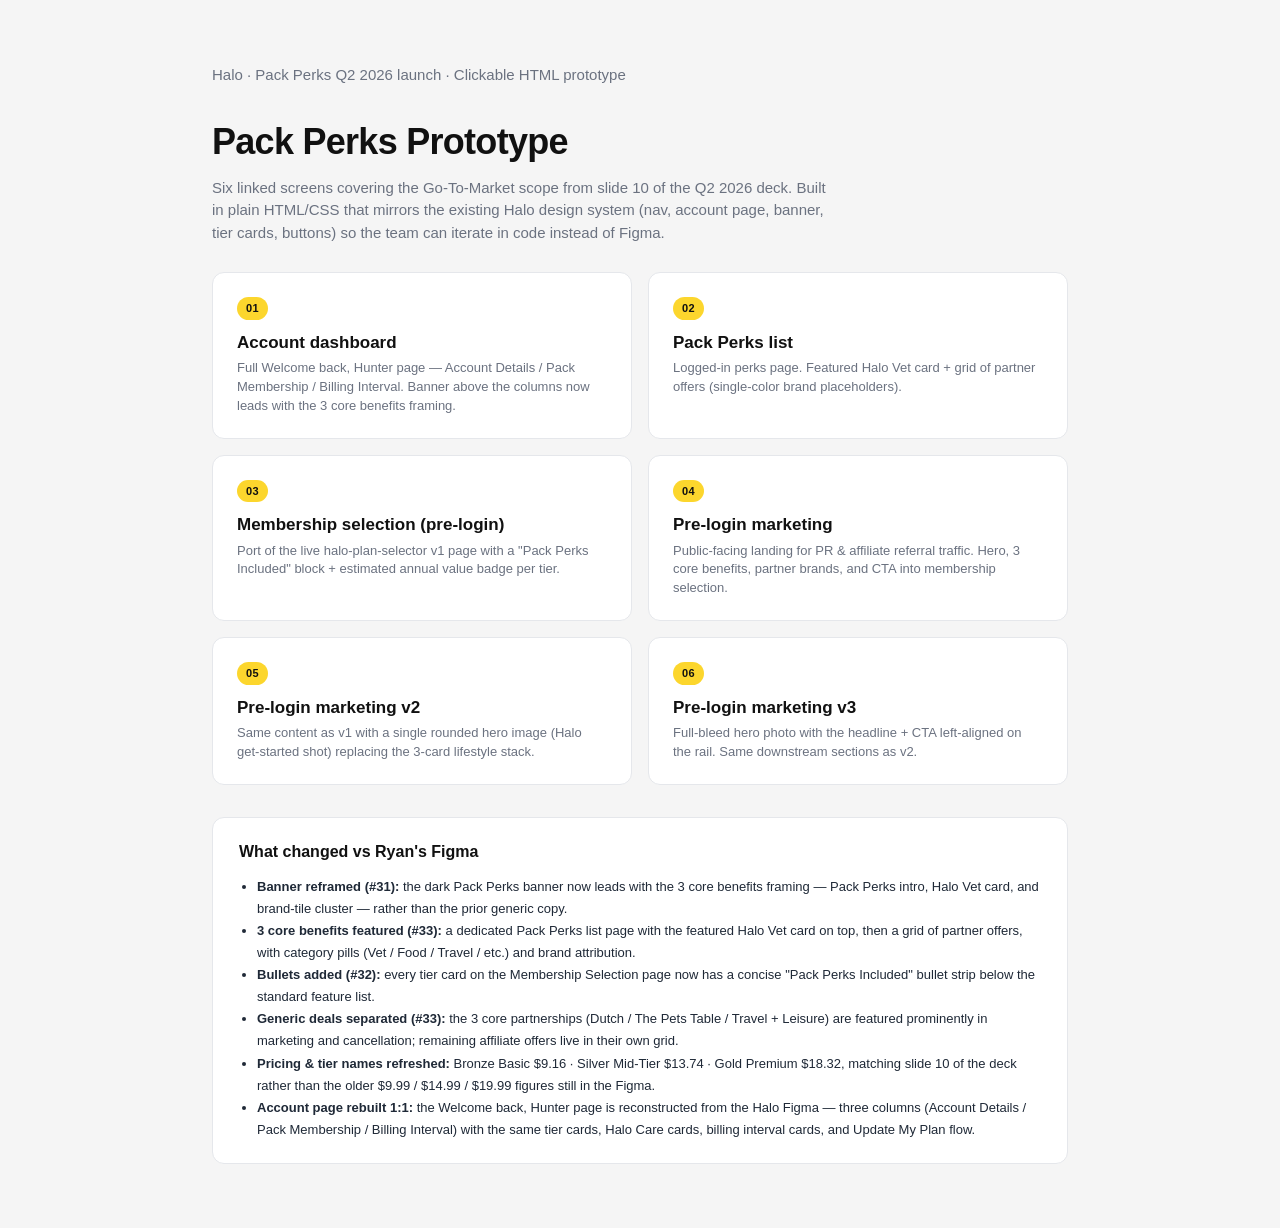
<file: index.html>
<!doctype html>
<html lang="en">
<head>
  <meta charset="utf-8" />
  <meta name="viewport" content="width=device-width, initial-scale=1" />
  <title>Pack Perks Prototype · Halo</title>
  <meta name="description" content="Hub for the six Pack Perks Q2 2026 prototype screens — clickable HTML built on the Halo design system." />
  <meta property="og:type" content="website" />
  <meta property="og:title" content="Pack Perks Prototype · Halo" />
  <meta property="og:description" content="Six linked screens covering the Pack Perks Q2 2026 GTM scope." />
  <link rel="stylesheet" href="css/styles.css" />
</head>
<body>

  <div class="hub-shell">

    <p class="crumbs">Halo · Pack Perks Q2 2026 launch · Clickable HTML prototype</p>
    <h1>Pack Perks Prototype</h1>
    <p>Six linked screens covering the Go-To-Market scope from slide 10 of the Q2 2026 deck. Built in plain HTML/CSS that mirrors the existing Halo design system (nav, account page, banner, tier cards, buttons) so the team can iterate in code instead of Figma.</p>

    <div class="hub-grid">

      <a class="hub-card" href="account-perks.html">
        <span class="num">01</span>
        <h3>Account dashboard</h3>
        <p>Full Welcome back, Hunter page — Account Details / Pack Membership / Billing Interval. Banner above the columns now leads with the 3 core benefits framing.</p>
      </a>

      <a class="hub-card" href="pack-perks-list.html">
        <span class="num">02</span>
        <h3>Pack Perks list</h3>
        <p>Logged-in perks page. Featured Halo Vet card + grid of partner offers (single-color brand placeholders).</p>
      </a>

      <a class="hub-card" href="membership-selection.html">
        <span class="num">03</span>
        <h3>Membership selection (pre-login)</h3>
        <p>Port of the live halo-plan-selector v1 page with a "Pack Perks Included" block + estimated annual value badge per tier.</p>
      </a>

      <a class="hub-card" href="marketing.html">
        <span class="num">04</span>
        <h3>Pre-login marketing</h3>
        <p>Public-facing landing for PR &amp; affiliate referral traffic. Hero, 3 core benefits, partner brands, and CTA into membership selection.</p>
      </a>

      <a class="hub-card" href="marketing-v2.html">
        <span class="num">05</span>
        <h3>Pre-login marketing v2</h3>
        <p>Same content as v1 with a single rounded hero image (Halo get-started shot) replacing the 3-card lifestyle stack.</p>
      </a>

      <a class="hub-card" href="marketing-v3.html">
        <span class="num">06</span>
        <h3>Pre-login marketing v3</h3>
        <p>Full-bleed hero photo with the headline + CTA left-aligned on the rail. Same downstream sections as v2.</p>
      </a>

    </div>

    <div class="hub-changes">
      <h3>What changed vs Ryan's Figma</h3>
      <ul>
        <li><strong>Banner reframed (#31):</strong> the dark Pack Perks banner now leads with the 3 core benefits framing — Pack Perks intro, Halo Vet card, and brand-tile cluster — rather than the prior generic copy.</li>
        <li><strong>3 core benefits featured (#33):</strong> a dedicated Pack Perks list page with the featured Halo Vet card on top, then a grid of partner offers, with category pills (Vet / Food / Travel / etc.) and brand attribution.</li>
        <li><strong>Bullets added (#32):</strong> every tier card on the Membership Selection page now has a concise "Pack Perks Included" bullet strip below the standard feature list.</li>
        <li><strong>Generic deals separated (#33):</strong> the 3 core partnerships (Dutch / The Pets Table / Travel + Leisure) are featured prominently in marketing and cancellation; remaining affiliate offers live in their own grid.</li>
        <li><strong>Pricing &amp; tier names refreshed:</strong> Bronze Basic $9.16 · Silver Mid-Tier $13.74 · Gold Premium $18.32, matching slide 10 of the deck rather than the older $9.99 / $14.99 / $19.99 figures still in the Figma.</li>
        <li><strong>Account page rebuilt 1:1:</strong> the Welcome back, Hunter page is reconstructed from the Halo Figma — three columns (Account Details / Pack Membership / Billing Interval) with the same tier cards, Halo Care cards, billing interval cards, and Update My Plan flow.</li>
      </ul>
    </div>

  </div>

</body>
</html>
</file>
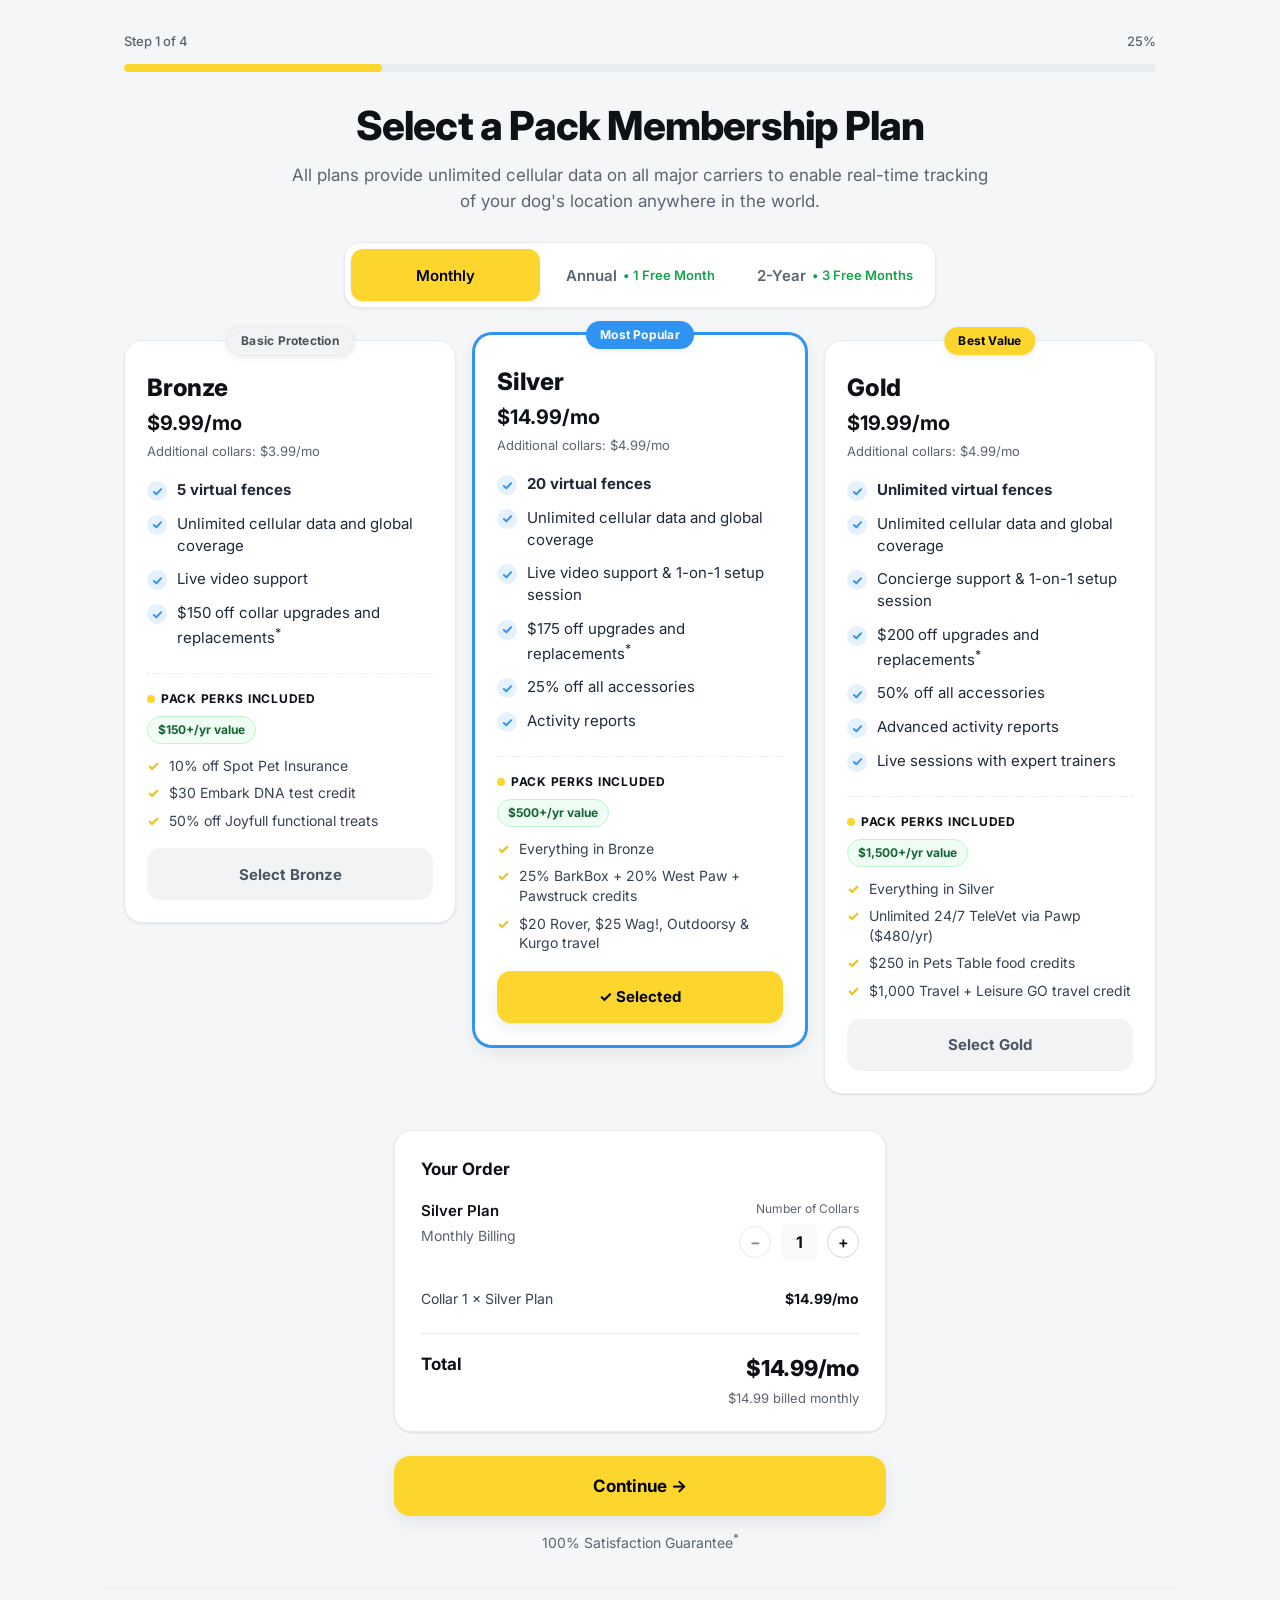
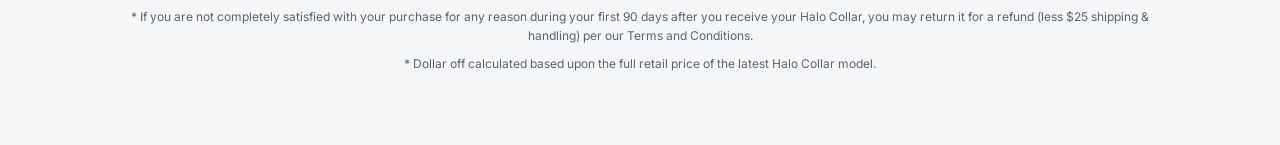
<file: membership-selection.html>
<!doctype html>
<html lang="en">
<head>
  <meta charset="utf-8" />
  <meta name="viewport" content="width=device-width, initial-scale=1" />
  <title>Select a Pack Membership Plan · Halo</title>
  <meta name="description" content="Pick your Halo Pack membership — Bronze, Silver, or Gold. Pack Perks included on every plan." />
  <link rel="preconnect" href="https://fonts.googleapis.com">
  <link rel="preconnect" href="https://fonts.gstatic.com" crossorigin>
  <link rel="stylesheet" href="https://fonts.googleapis.com/css2?family=Inter:wght@400;500;600;700;800&display=swap">
  <style>
    :root {
      --halo-yellow: #FCD62D;
      --halo-yellow-hover: #E8C428;
      --halo-blue: #2F93F3;
      --halo-blue-tint: #E5F1FE;
      --halo-ink: #0E1116;
      --halo-muted: #5C6470;
      --halo-line: #E9ECEF;
      --halo-bg: #F4F6F8;
      --green-600: #16A34A;
      --green-50: #F0FDF4;
      --green-200: #BBF7D0;
      --green-800: #166534;
      --shadow-sm: 0 1px 2px rgba(15, 17, 22, 0.04), 0 1px 3px rgba(15, 17, 22, 0.06);
      --shadow-md: 0 6px 18px rgba(15, 17, 22, 0.08);
      --shadow-lg: 0 12px 30px rgba(15, 17, 22, 0.12);
    }
    * { box-sizing: border-box; }
    html, body { margin: 0; padding: 0; }
    body {
      font-family: 'Inter', -apple-system, BlinkMacSystemFont, 'Segoe UI', Roboto, sans-serif;
      background: var(--halo-bg);
      color: var(--halo-ink);
      -webkit-font-smoothing: antialiased;
      line-height: 1.5;
    }
    a { color: inherit; text-decoration: none; }
    button { font-family: inherit; cursor: pointer; border: none; background: none; }

    .ms-shell { min-height: 100vh; padding-bottom: 64px; }

    /* Progress bar */
    .ms-progress { max-width: 1080px; margin: 0 auto; padding: 32px 24px 8px; }
    .ms-progress__row {
      display: flex; justify-content: space-between; align-items: center;
      font-size: 13px; color: var(--halo-muted); margin-bottom: 12px; font-weight: 500;
    }
    .ms-progress__bar { width: 100%; height: 8px; background: #E9ECEF; border-radius: 999px; overflow: hidden; }
    .ms-progress__fill { width: 25%; height: 100%; background: var(--halo-yellow); border-radius: 999px; transition: width .4s ease; }

    /* Header */
    .ms-header { max-width: 760px; margin: 24px auto 28px; padding: 0 24px; text-align: center; }
    .ms-header h1 { font-size: clamp(28px, 4vw, 40px); font-weight: 800; letter-spacing: -0.02em; margin: 0 0 14px; line-height: 1.1; }
    .ms-header p { font-size: 17px; color: var(--halo-muted); margin: 0; line-height: 1.55; }

    /* Billing toggle */
    .ms-toggle-wrap { max-width: 640px; margin: 0 auto 32px; padding: 0 24px; }
    .ms-toggle {
      display: flex; gap: 6px; padding: 6px;
      background: #FFFFFF; border: 1px solid var(--halo-line);
      border-radius: 16px; box-shadow: var(--shadow-sm);
    }
    .ms-toggle__btn {
      flex: 1; height: 52px; border-radius: 12px;
      font-size: 15px; font-weight: 600; color: var(--halo-muted);
      transition: background .2s, color .2s;
      display: inline-flex; align-items: center; justify-content: center; gap: 6px;
    }
    .ms-toggle__btn[aria-selected="true"] { background: var(--halo-yellow); color: #000; box-shadow: var(--shadow-sm); }
    .ms-toggle__hint { font-weight: 600; font-size: 13px; color: var(--green-600); }
    .ms-toggle__btn[aria-selected="true"] .ms-toggle__hint { color: #000; }

    /* Plan cards */
    .ms-plans {
      max-width: 1080px; margin: 0 auto; padding: 0 24px;
      display: grid; grid-template-columns: 1fr 1fr 1fr; gap: 18px; align-items: start;
    }
    .ms-card {
      background: #FFFFFF; border: 1px solid var(--halo-line);
      border-radius: 18px; padding: 34px 22px 22px;
      display: flex; flex-direction: column; cursor: pointer;
      transition: box-shadow .2s, border-color .2s, transform .2s;
      box-shadow: var(--shadow-sm); position: relative; overflow: visible;
    }
    .ms-card:hover { box-shadow: var(--shadow-md); }
    .ms-card[aria-selected="true"] {
      border-color: var(--halo-blue);
      box-shadow: 0 0 0 2px var(--halo-blue), var(--shadow-md);
    }
    .ms-card--silver { transform: translateY(-6px); }
    .ms-card__head { margin-bottom: 18px; }
    .ms-card__badge {
      position: absolute; top: 0; left: 50%; transform: translate(-50%, -50%);
      display: inline-flex; align-items: center;
      padding: 5px 14px; border-radius: 999px;
      font-size: 12px; font-weight: 700; letter-spacing: 0.02em;
      white-space: nowrap; z-index: 2;
      box-shadow: 0 2px 6px rgba(0, 0, 0, 0.08);
    }
    .ms-card--bronze .ms-card__badge { background: #F1F3F5; color: #495057; border: 1px solid var(--halo-line); }
    .ms-card--silver .ms-card__badge { background: var(--halo-blue); color: #FFFFFF; }
    .ms-card--gold .ms-card__badge { background: var(--halo-yellow); color: #000; }
    .ms-card__title { font-size: 24px; font-weight: 800; margin: 0; letter-spacing: -0.01em; line-height: 1.1; }
    .ms-card__price { font-size: 20px; font-weight: 700; color: var(--halo-ink); margin: 6px 0 0; }
    .ms-card__addl { font-size: 13px; color: var(--halo-muted); margin: 4px 0 0; }

    .ms-features {
      list-style: none; padding: 0; margin: 0 0 18px;
      display: flex; flex-direction: column; gap: 12px;
    }
    .ms-features li {
      position: relative; padding-left: 30px;
      font-size: 15px; color: #1F2937; line-height: 1.45;
    }
    .ms-features li.is-anchor { font-weight: 700; }
    .ms-check {
      position: absolute; left: 0; top: 2px;
      width: 20px; height: 20px; border-radius: 999px;
      background: var(--halo-blue-tint); color: var(--halo-blue);
      display: inline-flex; align-items: center; justify-content: center;
    }
    .ms-check svg { display: block; }

    /* Pack Perks block within card */
    .ms-perks { border-top: 1px dashed var(--halo-line); margin-top: 6px; padding-top: 16px; margin-bottom: 18px; }
    .ms-perks__head { display: flex; flex-direction: column; align-items: flex-start; gap: 8px; margin-bottom: 12px; }
    .ms-perks__label {
      display: inline-flex; align-items: center; gap: 6px;
      font-size: 12px; font-weight: 700; letter-spacing: 0.06em;
      text-transform: uppercase; color: var(--halo-ink);
    }
    .ms-perks__dot { width: 8px; height: 8px; border-radius: 999px; background: var(--halo-yellow); display: inline-block; }
    .ms-perks__value {
      font-size: 12px; font-weight: 700; color: var(--green-800);
      background: var(--green-50); border: 1px solid var(--green-200);
      padding: 4px 10px; border-radius: 999px;
    }
    .ms-perks__list { list-style: none; padding: 0; margin: 0; display: flex; flex-direction: column; gap: 8px; }
    .ms-perks__list li { display: flex; gap: 8px; font-size: 14px; color: #374151; line-height: 1.4; }
    .ms-perks__list li::before { content: "✓"; color: var(--halo-yellow-hover); font-weight: 800; flex: 0 0 14px; }

    /* Card CTA */
    .ms-card__cta {
      width: 100%; height: 52px; border-radius: 14px;
      background: #F1F3F5; color: #4B5563; font-weight: 700; font-size: 15px;
      transition: background .2s, color .2s, box-shadow .2s;
    }
    .ms-card__cta:hover { background: #E5E7EB; }
    .ms-card[aria-selected="true"] .ms-card__cta { background: var(--halo-yellow); color: #000; box-shadow: var(--shadow-md); }
    .ms-card[aria-selected="true"] .ms-card__cta:hover { background: var(--halo-yellow-hover); }

    /* Order summary */
    .ms-order { max-width: 540px; margin: 36px auto 0; padding: 0 24px; }
    .ms-order__shell {
      background: #FFFFFF; border: 1px solid var(--halo-line);
      border-radius: 18px; padding: 26px 26px 22px; box-shadow: var(--shadow-sm);
    }
    .ms-order__title { font-size: 17px; font-weight: 700; margin: 0 0 18px; }
    .ms-order__row { display: flex; justify-content: space-between; align-items: flex-start; gap: 16px; }
    .ms-order__plan-name { font-weight: 600; font-size: 15px; margin: 0; }
    .ms-order__billing { color: var(--halo-muted); font-size: 14px; margin: 2px 0 0; }
    .ms-stepper { display: flex; flex-direction: column; align-items: flex-end; gap: 6px; }
    .ms-stepper__label { font-size: 12px; color: var(--halo-muted); }
    .ms-stepper__row { display: flex; align-items: center; gap: 10px; }
    .ms-stepper__btn {
      width: 32px; height: 32px; border-radius: 999px;
      border: 1px solid #D1D5DB; background: #FFFFFF;
      display: inline-flex; align-items: center; justify-content: center;
      font-size: 16px; font-weight: 600; color: var(--halo-ink);
      transition: border-color .15s, background .15s;
    }
    .ms-stepper__btn:hover:not(:disabled) { border-color: var(--halo-yellow); background: #FFFEF2; }
    .ms-stepper__btn:disabled { opacity: 0.5; cursor: not-allowed; }
    .ms-stepper__count { min-width: 36px; text-align: center; font-weight: 700; background: #F8F9FA; padding: 6px 10px; border-radius: 8px; }

    .ms-cart { margin: 22px 0 18px; display: flex; flex-direction: column; gap: 8px; }
    .ms-cart__line { display: flex; justify-content: space-between; align-items: center; padding: 6px 0; font-size: 14px; }
    .ms-cart__line span:first-child { color: #374151; }
    .ms-cart__line strong { font-weight: 700; }
    .ms-total { border-top: 1px solid var(--halo-line); padding-top: 18px; display: flex; justify-content: space-between; align-items: flex-start; }
    .ms-total__label { font-size: 17px; font-weight: 700; }
    .ms-total__amount { text-align: right; }
    .ms-total__amount strong { font-size: 22px; font-weight: 800; letter-spacing: -0.01em; display: block; }
    .ms-total__amount span { font-size: 13px; color: var(--halo-muted); margin-top: 4px; display: block; }
    .ms-savings {
      margin-top: 14px; background: var(--green-50); border: 1px solid var(--green-200);
      border-radius: 10px; padding: 10px 14px;
      font-size: 13px; font-weight: 600; color: var(--green-800); text-align: center;
    }

    /* Continue */
    .ms-continue { max-width: 540px; margin: 24px auto 0; padding: 0 24px; }
    .ms-continue__btn {
      width: 100%; height: 60px; border-radius: 16px;
      background: var(--halo-yellow); color: #000;
      font-size: 17px; font-weight: 700; box-shadow: var(--shadow-md);
      transition: background .2s, box-shadow .2s;
    }
    .ms-continue__btn:hover { background: var(--halo-yellow-hover); box-shadow: var(--shadow-lg); }
    .ms-continue__guarantee { text-align: center; font-size: 14px; color: var(--halo-muted); margin: 14px 0 0; }

    .ms-fine { max-width: 1080px; margin: 36px auto 0; padding: 0 24px; border-top: 1px solid var(--halo-line); padding-top: 18px; }
    .ms-fine p { font-size: 12px; color: var(--halo-muted); text-align: center; margin: 0 0 8px; line-height: 1.6; }

    @media (max-width: 920px) {
      .ms-plans { grid-template-columns: 1fr; max-width: 520px; gap: 14px; }
      .ms-card--silver { transform: none; }
    }
    @media (max-width: 480px) {
      .ms-toggle__btn { height: 56px; flex-direction: column; gap: 2px; }
      .ms-toggle__btn .ms-toggle__hint { font-size: 11px; }
      .ms-header h1 { font-size: 26px; }
      .ms-header p { font-size: 15px; }
    }
  </style>
</head>
<body>

  <div class="ms-shell">

    <div class="ms-progress">
      <div class="ms-progress__row">
        <span>Step 1 of 4</span>
        <span>25%</span>
      </div>
      <div class="ms-progress__bar"><div class="ms-progress__fill"></div></div>
    </div>

    <div class="ms-header">
      <h1>Select a Pack Membership&nbsp;Plan</h1>
      <p>All plans provide unlimited cellular data on all major carriers to enable real-time tracking of your dog's location anywhere in the world.</p>
    </div>

    <div class="ms-toggle-wrap">
      <div class="ms-toggle" role="tablist" aria-label="Billing frequency">
        <button class="ms-toggle__btn" role="tab" aria-selected="true" data-billing="monthly">Monthly</button>
        <button class="ms-toggle__btn" role="tab" aria-selected="false" data-billing="annual">
          <span>Annual</span>
          <span class="ms-toggle__hint">• 1 Free Month</span>
        </button>
        <button class="ms-toggle__btn" role="tab" aria-selected="false" data-billing="two-year">
          <span>2-Year</span>
          <span class="ms-toggle__hint">• 3 Free Months</span>
        </button>
      </div>
    </div>

    <div class="ms-plans">

      <article class="ms-card ms-card--bronze" data-plan="bronze" aria-selected="false">
        <span class="ms-card__badge">Basic Protection</span>
        <div class="ms-card__head">
          <h2 class="ms-card__title">Bronze</h2>
          <p class="ms-card__price"><span data-price="bronze">$9.99</span>/mo</p>
          <p class="ms-card__addl">Additional collars: $3.99/mo</p>
        </div>

        <ul class="ms-features">
          <li class="is-anchor"><span class="ms-check"><svg width="11" height="11" viewBox="0 0 12 12" fill="none"><path d="M2 6.5L4.8 9L10 3.5" stroke="currentColor" stroke-width="2" stroke-linecap="round" stroke-linejoin="round"/></svg></span>5 virtual fences</li>
          <li><span class="ms-check"><svg width="11" height="11" viewBox="0 0 12 12" fill="none"><path d="M2 6.5L4.8 9L10 3.5" stroke="currentColor" stroke-width="2" stroke-linecap="round" stroke-linejoin="round"/></svg></span>Unlimited cellular data and global coverage</li>
          <li><span class="ms-check"><svg width="11" height="11" viewBox="0 0 12 12" fill="none"><path d="M2 6.5L4.8 9L10 3.5" stroke="currentColor" stroke-width="2" stroke-linecap="round" stroke-linejoin="round"/></svg></span>Live video support</li>
          <li><span class="ms-check"><svg width="11" height="11" viewBox="0 0 12 12" fill="none"><path d="M2 6.5L4.8 9L10 3.5" stroke="currentColor" stroke-width="2" stroke-linecap="round" stroke-linejoin="round"/></svg></span>$150 off collar upgrades and replacements<sup>*</sup></li>
        </ul>

        <div class="ms-perks">
          <div class="ms-perks__head">
            <span class="ms-perks__label"><span class="ms-perks__dot"></span>Pack Perks Included</span>
            <span class="ms-perks__value">$150+/yr value</span>
          </div>
          <ul class="ms-perks__list">
            <li>10% off Spot Pet Insurance</li>
            <li>$30 Embark DNA test credit</li>
            <li>50% off Joyfull functional treats</li>
          </ul>
        </div>

        <button class="ms-card__cta" type="button">Select Bronze</button>
      </article>

      <article class="ms-card ms-card--silver" data-plan="silver" aria-selected="true">
        <span class="ms-card__badge">Most Popular</span>
        <div class="ms-card__head">
          <h2 class="ms-card__title">Silver</h2>
          <p class="ms-card__price"><span data-price="silver">$14.99</span>/mo</p>
          <p class="ms-card__addl">Additional collars: $4.99/mo</p>
        </div>

        <ul class="ms-features">
          <li class="is-anchor"><span class="ms-check"><svg width="11" height="11" viewBox="0 0 12 12" fill="none"><path d="M2 6.5L4.8 9L10 3.5" stroke="currentColor" stroke-width="2" stroke-linecap="round" stroke-linejoin="round"/></svg></span>20 virtual fences</li>
          <li><span class="ms-check"><svg width="11" height="11" viewBox="0 0 12 12" fill="none"><path d="M2 6.5L4.8 9L10 3.5" stroke="currentColor" stroke-width="2" stroke-linecap="round" stroke-linejoin="round"/></svg></span>Unlimited cellular data and global coverage</li>
          <li><span class="ms-check"><svg width="11" height="11" viewBox="0 0 12 12" fill="none"><path d="M2 6.5L4.8 9L10 3.5" stroke="currentColor" stroke-width="2" stroke-linecap="round" stroke-linejoin="round"/></svg></span>Live video support &amp; 1-on-1 setup session</li>
          <li><span class="ms-check"><svg width="11" height="11" viewBox="0 0 12 12" fill="none"><path d="M2 6.5L4.8 9L10 3.5" stroke="currentColor" stroke-width="2" stroke-linecap="round" stroke-linejoin="round"/></svg></span>$175 off upgrades and replacements<sup>*</sup></li>
          <li><span class="ms-check"><svg width="11" height="11" viewBox="0 0 12 12" fill="none"><path d="M2 6.5L4.8 9L10 3.5" stroke="currentColor" stroke-width="2" stroke-linecap="round" stroke-linejoin="round"/></svg></span>25% off all accessories</li>
          <li><span class="ms-check"><svg width="11" height="11" viewBox="0 0 12 12" fill="none"><path d="M2 6.5L4.8 9L10 3.5" stroke="currentColor" stroke-width="2" stroke-linecap="round" stroke-linejoin="round"/></svg></span>Activity reports</li>
        </ul>

        <div class="ms-perks">
          <div class="ms-perks__head">
            <span class="ms-perks__label"><span class="ms-perks__dot"></span>Pack Perks Included</span>
            <span class="ms-perks__value">$500+/yr value</span>
          </div>
          <ul class="ms-perks__list">
            <li>Everything in Bronze</li>
            <li>25% BarkBox + 20% West Paw + Pawstruck credits</li>
            <li>$20 Rover, $25 Wag!, Outdoorsy &amp; Kurgo travel</li>
          </ul>
        </div>

        <button class="ms-card__cta" type="button">✓ Selected</button>
      </article>

      <article class="ms-card ms-card--gold" data-plan="gold" aria-selected="false">
        <span class="ms-card__badge">Best Value</span>
        <div class="ms-card__head">
          <h2 class="ms-card__title">Gold</h2>
          <p class="ms-card__price"><span data-price="gold">$19.99</span>/mo</p>
          <p class="ms-card__addl">Additional collars: $4.99/mo</p>
        </div>

        <ul class="ms-features">
          <li class="is-anchor"><span class="ms-check"><svg width="11" height="11" viewBox="0 0 12 12" fill="none"><path d="M2 6.5L4.8 9L10 3.5" stroke="currentColor" stroke-width="2" stroke-linecap="round" stroke-linejoin="round"/></svg></span>Unlimited virtual fences</li>
          <li><span class="ms-check"><svg width="11" height="11" viewBox="0 0 12 12" fill="none"><path d="M2 6.5L4.8 9L10 3.5" stroke="currentColor" stroke-width="2" stroke-linecap="round" stroke-linejoin="round"/></svg></span>Unlimited cellular data and global coverage</li>
          <li><span class="ms-check"><svg width="11" height="11" viewBox="0 0 12 12" fill="none"><path d="M2 6.5L4.8 9L10 3.5" stroke="currentColor" stroke-width="2" stroke-linecap="round" stroke-linejoin="round"/></svg></span>Concierge support &amp; 1-on-1 setup session</li>
          <li><span class="ms-check"><svg width="11" height="11" viewBox="0 0 12 12" fill="none"><path d="M2 6.5L4.8 9L10 3.5" stroke="currentColor" stroke-width="2" stroke-linecap="round" stroke-linejoin="round"/></svg></span>$200 off upgrades and replacements<sup>*</sup></li>
          <li><span class="ms-check"><svg width="11" height="11" viewBox="0 0 12 12" fill="none"><path d="M2 6.5L4.8 9L10 3.5" stroke="currentColor" stroke-width="2" stroke-linecap="round" stroke-linejoin="round"/></svg></span>50% off all accessories</li>
          <li><span class="ms-check"><svg width="11" height="11" viewBox="0 0 12 12" fill="none"><path d="M2 6.5L4.8 9L10 3.5" stroke="currentColor" stroke-width="2" stroke-linecap="round" stroke-linejoin="round"/></svg></span>Advanced activity reports</li>
          <li><span class="ms-check"><svg width="11" height="11" viewBox="0 0 12 12" fill="none"><path d="M2 6.5L4.8 9L10 3.5" stroke="currentColor" stroke-width="2" stroke-linecap="round" stroke-linejoin="round"/></svg></span>Live sessions with expert trainers</li>
        </ul>

        <div class="ms-perks">
          <div class="ms-perks__head">
            <span class="ms-perks__label"><span class="ms-perks__dot"></span>Pack Perks Included</span>
            <span class="ms-perks__value">$1,500+/yr value</span>
          </div>
          <ul class="ms-perks__list">
            <li>Everything in Silver</li>
            <li>Unlimited 24/7 TeleVet via Pawp ($480/yr)</li>
            <li>$250 in Pets Table food credits</li>
            <li>$1,000 Travel + Leisure GO travel credit</li>
          </ul>
        </div>

        <button class="ms-card__cta" type="button">Select Gold</button>
      </article>

    </div>

    <div class="ms-order">
      <div class="ms-order__shell">
        <h3 class="ms-order__title">Your Order</h3>

        <div class="ms-order__row">
          <div>
            <p class="ms-order__plan-name" id="ms-order-plan">Silver Plan</p>
            <p class="ms-order__billing" id="ms-order-billing">Monthly Billing</p>
          </div>
          <div class="ms-stepper">
            <span class="ms-stepper__label">Number of Collars</span>
            <div class="ms-stepper__row">
              <button class="ms-stepper__btn" type="button" id="ms-collar-minus" aria-label="Decrease collar count" disabled>−</button>
              <div class="ms-stepper__count" id="ms-collar-count">1</div>
              <button class="ms-stepper__btn" type="button" id="ms-collar-plus" aria-label="Increase collar count">+</button>
            </div>
          </div>
        </div>

        <div class="ms-cart" id="ms-cart"></div>

        <div class="ms-total">
          <span class="ms-total__label">Total</span>
          <div class="ms-total__amount">
            <strong id="ms-total-amount">$14.99/mo</strong>
            <span id="ms-total-billed">$14.99 billed monthly</span>
          </div>
        </div>

        <div class="ms-savings" id="ms-savings" hidden></div>
      </div>
    </div>

    <div class="ms-continue">
      <button class="ms-continue__btn" type="button" onclick="window.location.href='account-perks.html'">Continue →</button>
      <p class="ms-continue__guarantee">100% Satisfaction Guarantee<sup>*</sup></p>
    </div>

    <div class="ms-fine">
      <p>* If you are not completely satisfied with your purchase for any reason during your first 90 days after you receive your Halo Collar, you may return it for a refund (less $25 shipping &amp; handling) per our Terms and Conditions.</p>
      <p>* Dollar off calculated based upon the full retail price of the latest Halo Collar model.</p>
    </div>

  </div>

  <script>
    (function () {
      const planPrices = {
        bronze: { monthly: 9.99,  annual: 101.89, twoYear: 191.81, addlMonthly: 3.99 },
        silver: { monthly: 14.99, annual: 152.84, twoYear: 287.81, addlMonthly: 4.99 },
        gold:   { monthly: 19.99, annual: 203.90, twoYear: 383.81, addlMonthly: 4.99 }
      };

      const state = { plan: 'silver', billing: 'monthly', collars: 1 };
      const fmt = n => '$' + n.toFixed(2);
      const cap = s => s.charAt(0).toUpperCase() + s.slice(1);

      function monthlyEquivalent(plan) {
        const p = planPrices[plan];
        if (state.billing === 'monthly') return p.monthly;
        if (state.billing === 'annual') return p.annual / 12;
        return p.twoYear / 24;
      }
      function additionalCollarMonthly(plan) {
        const p = planPrices[plan];
        if (state.billing === 'monthly') return p.addlMonthly;
        if (state.billing === 'annual') return p.addlMonthly * 11 / 12;
        return p.addlMonthly * 21 / 24;
      }
      function billingLabel() {
        return state.billing === 'monthly' ? 'Monthly Billing'
             : state.billing === 'annual' ? 'Annual Billing'
             : '2-Year Billing';
      }
      function billedSuffix() {
        return state.billing === 'monthly' ? 'monthly'
             : state.billing === 'annual' ? 'annually'
             : 'every 2 years';
      }
      function billingMultiplier() {
        return state.billing === 'monthly' ? 1
             : state.billing === 'annual' ? 12
             : 24;
      }

      function render() {
        document.querySelectorAll('[data-price]').forEach(el => {
          el.textContent = fmt(monthlyEquivalent(el.getAttribute('data-price')));
        });
        document.querySelectorAll('.ms-card').forEach(card => {
          const plan = card.dataset.plan;
          const selected = plan === state.plan;
          card.setAttribute('aria-selected', selected ? 'true' : 'false');
          card.querySelector('.ms-card__cta').textContent = selected ? '✓ Selected' : 'Select ' + cap(plan);
        });
        document.querySelectorAll('.ms-toggle__btn').forEach(btn => {
          btn.setAttribute('aria-selected', btn.dataset.billing === state.billing ? 'true' : 'false');
        });
        document.getElementById('ms-order-plan').textContent = cap(state.plan) + ' Plan';
        document.getElementById('ms-order-billing').textContent = billingLabel();
        document.getElementById('ms-collar-count').textContent = state.collars;
        document.getElementById('ms-collar-minus').disabled = state.collars <= 1;

        const cart = document.getElementById('ms-cart');
        const monthly = monthlyEquivalent(state.plan);
        const lines = [`<div class="ms-cart__line"><span>Collar 1 × ${cap(state.plan)} Plan</span><strong>${fmt(monthly)}/mo</strong></div>`];
        for (let i = 1; i < state.collars; i++) {
          lines.push(`<div class="ms-cart__line"><span>Collar ${i + 1} × ${cap(state.plan)} Plan</span><strong>${fmt(additionalCollarMonthly(state.plan))}/mo</strong></div>`);
        }
        cart.innerHTML = lines.join('');

        const totalMonthly = monthly + (state.collars - 1) * additionalCollarMonthly(state.plan);
        const billedTotal = totalMonthly * billingMultiplier();
        document.getElementById('ms-total-amount').textContent = fmt(totalMonthly) + '/mo';
        document.getElementById('ms-total-billed').textContent = fmt(billedTotal) + ' billed ' + billedSuffix();

        const savings = document.getElementById('ms-savings');
        if (state.billing === 'annual') {
          const saved = planPrices[state.plan].monthly * 12 - planPrices[state.plan].annual;
          savings.hidden = false;
          savings.textContent = '💰 1 month free with annual billing — ' + fmt(saved) + ' saved!';
        } else if (state.billing === 'two-year') {
          const saved = planPrices[state.plan].monthly * 24 - planPrices[state.plan].twoYear;
          savings.hidden = false;
          savings.textContent = '💰 3 months free with 2-year billing — ' + fmt(saved) + ' saved!';
        } else {
          savings.hidden = true;
        }
      }

      document.querySelectorAll('.ms-card').forEach(card => {
        card.addEventListener('click', () => { state.plan = card.dataset.plan; render(); });
      });
      document.querySelectorAll('.ms-toggle__btn').forEach(btn => {
        btn.addEventListener('click', () => { state.billing = btn.dataset.billing; render(); });
      });
      document.getElementById('ms-collar-minus').addEventListener('click', () => {
        if (state.collars > 1) { state.collars--; render(); }
      });
      document.getElementById('ms-collar-plus').addEventListener('click', () => {
        state.collars++; render();
      });

      render();
    })();
  </script>
</body>
</html>
</file>
<file: css/styles.css>
/* =========================================
   Halo Pack Perks — Prototype Stylesheet
   Matches the Halo Figma design system.
   ========================================= */

:root {
  /* Brand */
  --halo-yellow: #FCD62D;
  --halo-yellow-hover: #E8C428;
  --halo-blue: #2196F3;
  --halo-blue-strong: #1976D2;
  --halo-ink: #111111;
  --halo-ink-soft: #2C2C2C;
  --halo-text: #1F2937;
  --halo-muted: #6B7280;
  --halo-label: #9CA3AF;
  --halo-paper: #FFFFFF;
  --halo-bg: #F5F5F5;
  --halo-line: #E5E7EB;
  --halo-line-soft: #EFEFEF;

  /* Tier tints (from Halo cards) */
  --bronze-bg: #F5E2D0;
  --bronze-tint: #FAEFE2;
  --bronze-fg: #8B5E3C;
  --silver-bg: #E5E7EB;
  --silver-tint: #F0F1F3;
  --silver-fg: #4B5563;
  --gold-bg: #F4E2A8;
  --gold-tint: #FBF3D6;
  --gold-fg: #8A6B14;

  /* Category accents */
  --vet-bg: #2196F3;
  --food-bg: #E8773A;
  --travel-bg: #2BA46F;

  /* Status / accents */
  --current-blue: #2196F3;
  --link-blue: #1E88E5;
  --soft-blue-bg: #EAF4FE;

  /* Shape & motion */
  --radius-sm: 8px;
  --radius: 12px;
  --radius-lg: 16px;
  --radius-pill: 999px;
  --shadow-sm: 0 1px 2px rgba(17,17,17,0.04);
  --shadow-md: 0 4px 14px rgba(17,17,17,0.06);
  --shadow-lg: 0 10px 28px rgba(17,17,17,0.08);
}

* { box-sizing: border-box; }

html, body {
  margin: 0;
  padding: 0;
  font-family: "Inter", -apple-system, BlinkMacSystemFont, "Helvetica Neue", Arial, sans-serif;
  color: var(--halo-text);
  background: var(--halo-bg);
  font-size: 16px;
  line-height: 1.5;
  -webkit-font-smoothing: antialiased;
  -moz-osx-font-smoothing: grayscale;
}

a { color: var(--link-blue); text-decoration: none; }
a:hover { text-decoration: underline; }

img { max-width: 100%; display: block; }

/* =========================================
   Halo production navigation (1:1 from live site)
   ========================================= */
.halo-navigation {
  background: #FFFFFF;
  border-bottom: 1px solid #E5E7EB;
  position: sticky;
  top: 0;
  z-index: 100;
}
.halo-navigation .nav-container {
  max-width: 1400px;
  margin: 0 auto;
  padding: 0 24px;
  height: 70px;
  display: flex;
  align-items: center;
  gap: 24px;
}
.halo-navigation .nav-logo { display: inline-flex; align-items: center; }
.halo-navigation .nav-logo img { height: 28px; width: auto; display: block; }

.halo-navigation .nav-menu-desktop {
  display: flex;
  align-items: center;
  gap: 28px;
  flex: 1;
  margin-left: 24px;
}
.halo-navigation .nav-link {
  color: #111827;
  font-size: 14px;
  font-weight: 500;
  text-decoration: none;
  white-space: nowrap;
  height: 70px;
  display: inline-flex;
  align-items: center;
}
.halo-navigation .nav-link:hover { color: #2F93F3; text-decoration: none; }
.halo-navigation .nav-link-pp { font-weight: 600; }

.halo-navigation .nav-dropdown { position: relative; }
.halo-navigation .nav-dropdown-toggle {
  background: transparent;
  border: none;
  color: #111827;
  font-size: 14px;
  font-weight: 500;
  display: inline-flex;
  align-items: center;
  gap: 4px;
  cursor: pointer;
  padding: 0;
  height: 70px;
  font-family: inherit;
  white-space: nowrap;
}
.halo-navigation .nav-dropdown-toggle:hover { color: #2F93F3; }
.halo-navigation .dropdown-arrow { transition: transform 0.2s ease; }
.halo-navigation .nav-dropdown:hover .dropdown-arrow { transform: rotate(180deg); }

.halo-navigation .nav-dropdown-menu {
  position: absolute;
  top: 100%;
  left: 0;
  background: #FFFFFF;
  border: 1px solid #E5E7EB;
  border-radius: 12px;
  padding: 8px;
  min-width: 180px;
  box-shadow: 0 10px 28px rgba(0,0,0,0.1);
  display: none;
  z-index: 50;
}
.halo-navigation .account-dropdown .nav-dropdown-menu {
  left: auto;
  right: 0;
}
.halo-navigation .nav-dropdown:hover .nav-dropdown-menu,
.halo-navigation .nav-dropdown:focus-within .nav-dropdown-menu {
  display: block;
}
.halo-navigation .nav-dropdown.exp-target .nav-dropdown-menu { display: none !important; }
.halo-navigation .dropdown-link {
  display: block;
  padding: 10px 14px;
  color: #111827;
  font-size: 14px;
  text-decoration: none;
  border-radius: 8px;
}
.halo-navigation .dropdown-link:hover { background: #F3F4F6; color: #2F93F3; text-decoration: none; }

/* Mega menu (Shop Halo) */
.halo-navigation .mega-menu {
  left: 20px;
  margin: -1rem auto auto;
  max-width: 1400px;
  opacity: 0;
  pointer-events: none;
  position: absolute;
  right: 20px;
  transform-origin: top center;
  transition: all 0.4s cubic-bezier(.16,1,.3,1);
  visibility: hidden;
  z-index: 50;
}
.halo-navigation .nav-dropdown.exp-target:hover .mega-menu,
.halo-navigation .nav-dropdown.exp-target:focus-within .mega-menu {
  margin-top: 0;
  opacity: 1;
  pointer-events: all;
  visibility: visible;
}
.halo-navigation .mega-menu__container {
  background-color: #f3f3f3;
  border: 1px solid #f3f4f6;
  border-radius: 1rem;
  box-shadow: 0 25px 50px -12px rgba(0,0,0,.25);
  display: flex;
  overflow: hidden;
  width: 100%;
}
.halo-navigation .mega-menu__products-area { flex: 1; padding: 2.5rem; }
.halo-navigation .mega-menu__grid {
  display: grid;
  gap: 2rem;
  grid-template-columns: repeat(2, 1fr);
}
.halo-navigation .mega-menu__sidebar {
  background-color: #f3f3f3;
  border-left: 1px solid #f3f4f6;
  display: flex;
  align-items: center;
  padding: 2.5rem;
}
.halo-navigation .mega-menu__sidebar nav { width: 100%; }
.halo-navigation .product-card {
  aspect-ratio: 5/3;
  border-radius: 1rem;
  display: block;
  overflow: hidden;
  position: relative;
  text-decoration: none;
  transition: all 0.3s ease;
}
.halo-navigation .product-card:hover { box-shadow: 0 20px 25px -5px rgba(0,0,0,0.1); text-decoration: none; }
.halo-navigation .product-card__bg { inset: 0; position: absolute; }
.halo-navigation .product-card__image {
  height: 100%;
  width: 100%;
  object-fit: cover;
  transition: transform 0.5s ease;
}
.halo-navigation .product-card:hover .product-card__image { transform: scale(1.05); }
.halo-navigation .product-card__content {
  align-items: flex-start;
  inset: 0;
  display: flex;
  flex-direction: column;
  height: 100%;
  padding: 1.5rem;
  position: absolute;
  z-index: 10;
  color: #FFFFFF;
}
.halo-navigation .product-card__badge {
  background-color: #FFFFFF;
  border-radius: 0.375rem;
  color: #000000;
  display: inline-block;
  font-size: 0.75rem;
  margin-bottom: auto;
  padding: 0.25rem 0.625rem;
}
.halo-navigation .product-card__title {
  font-size: 1.25rem;
  font-weight: 700;
  margin: 0 0 0.5rem;
}
.halo-navigation .product-card__price { font-size: 1.125rem; margin: 0; opacity: 0.9; }
.halo-navigation .product-card__price p { margin: 0; padding: 0; }
.halo-navigation .product-card__price .price-label { margin: 0 0 0.25rem; }
.halo-navigation .product-card__price .strikethrough { text-decoration: line-through; opacity: 0.7; }
.halo-navigation .nav-item {
  align-items: center;
  border-radius: 0.5rem;
  color: #374151;
  column-gap: 1rem;
  cursor: pointer;
  display: flex;
  font-weight: 600;
  justify-content: space-between;
  padding: 1rem;
  text-decoration: none;
  transition: color 0.3s ease;
}
.halo-navigation .nav-item:hover { color: #2F93F3; text-decoration: none; }
.halo-navigation .nav-item:hover .nav-item__arrow { opacity: 1; }
.halo-navigation .nav-item__left { display: flex; align-items: center; gap: 1.5rem; }
.halo-navigation .nav-item__image { width: 5rem; height: 5rem; object-fit: contain; }
.halo-navigation .nav-item__image--scaled { transform: scale(1.5); }
.halo-navigation .nav-item__arrow { width: 1rem; height: 1rem; opacity: 0; transition: opacity 0.3s ease; }

/* Right section */
.halo-navigation .nav-right-desktop {
  display: flex;
  align-items: center;
  gap: 12px;
}
.halo-navigation .nav-icon-btn {
  width: 40px;
  height: 40px;
  display: inline-flex;
  align-items: center;
  justify-content: center;
  background: transparent;
  border: none;
  border-radius: 50%;
  color: #111827;
  cursor: pointer;
  text-decoration: none;
}
.halo-navigation .nav-icon-btn:hover { background: #F3F4F6; color: #2F93F3; }
.halo-navigation .nav-cta-btn {
  background-color: var(--halo-yellow);
  color: #000000;
  border-radius: 999px;
  padding: 10px 22px;
  font-weight: 700;
  font-size: 14px;
  text-decoration: none;
  display: inline-flex;
  align-items: center;
  white-space: nowrap;
}
.halo-navigation .nav-cta-btn:hover { background-color: var(--halo-yellow-hover); text-decoration: none; }

.halo-navigation .nav-right-mobile { display: none; align-items: center; gap: 8px; }
.halo-navigation .nav-mobile-toggle {
  width: 40px; height: 40px;
  background: transparent; border: none;
  display: inline-flex; flex-direction: column;
  justify-content: center; align-items: center;
  gap: 4px; cursor: pointer; padding: 8px;
}
.halo-navigation .hamburger-line {
  width: 22px; height: 2px; background: #111827; border-radius: 1px;
}

@media (max-width: 980px) {
  .halo-navigation .nav-menu-desktop,
  .halo-navigation .nav-right-desktop { display: none; }
  .halo-navigation .nav-right-mobile { display: flex; margin-left: auto; }
  .halo-navigation .nav-container { padding: 0 16px; }
}

/* Mobile slide-down panel (driven by js/nav.js) */
.halo-navigation .nav-mobile-panel {
  display: none;
  position: absolute;
  top: 70px;
  left: 0;
  right: 0;
  background: #FFFFFF;
  border-bottom: 1px solid #E5E7EB;
  box-shadow: 0 10px 28px rgba(17,17,17,0.08);
  padding: 12px 16px 20px;
  max-height: calc(100vh - 70px);
  overflow-y: auto;
  z-index: 90;
}
.halo-navigation.is-open .nav-mobile-panel { display: block; }
.halo-navigation .nav-mobile-section + .nav-mobile-section {
  margin-top: 8px;
  padding-top: 12px;
  border-top: 1px solid var(--halo-line-soft);
}
.halo-navigation .nav-mobile-label {
  margin: 0 0 4px;
  font-size: 11px;
  letter-spacing: 0.08em;
  text-transform: uppercase;
  color: var(--halo-label);
  font-weight: 600;
}
.halo-navigation .nav-mobile-link {
  display: block;
  padding: 12px 8px;
  color: #111827;
  font-size: 16px;
  font-weight: 500;
  text-decoration: none;
  border-radius: 8px;
}
.halo-navigation .nav-mobile-link:hover { background: #F3F4F6; text-decoration: none; }
.halo-navigation .nav-mobile-cta {
  display: inline-flex;
  margin-top: 12px;
  width: 100%;
  justify-content: center;
}
.halo-navigation.is-open .hamburger-line:nth-child(1) {
  transform: translateY(6px) rotate(45deg);
}
.halo-navigation.is-open .hamburger-line:nth-child(2) { opacity: 0; }
.halo-navigation.is-open .hamburger-line:nth-child(3) {
  transform: translateY(-6px) rotate(-45deg);
}
.halo-navigation .hamburger-line { transition: transform 0.18s ease, opacity 0.18s ease; }
body.nav-locked { overflow: hidden; }

/* =========================================
   Top navigation — legacy (kept for reference)
   ========================================= */
.topnav {
  background: #FFFFFF;
  border-bottom: 1px solid var(--halo-line);
  position: sticky;
  top: 0;
  z-index: 50;
}
.topnav-inner {
  max-width: 1280px;
  margin: 0 auto;
  padding: 14px 32px;
  display: grid;
  grid-template-columns: auto 1fr auto;
  align-items: center;
  gap: 24px;
}
.topnav-logo {
  display: inline-flex;
  align-items: center;
  gap: 6px;
  font-weight: 800;
  font-size: 20px;
  color: var(--halo-ink);
  text-decoration: none;
  letter-spacing: -0.01em;
}
.topnav-logo:hover { text-decoration: none; }
.topnav-logo .paw {
  display: inline-block;
  width: 26px;
  height: 22px;
  background-image: radial-gradient(circle at 22% 70%, var(--halo-yellow) 22%, transparent 23%),
                    radial-gradient(circle at 50% 35%, var(--halo-yellow) 18%, transparent 19%),
                    radial-gradient(circle at 78% 70%, var(--halo-yellow) 22%, transparent 23%),
                    radial-gradient(circle at 50% 90%, var(--halo-yellow) 36%, transparent 37%);
  background-size: 100% 100%;
  background-repeat: no-repeat;
}
.topnav-links {
  list-style: none;
  margin: 0;
  padding: 0;
  display: flex;
  gap: 28px;
  justify-content: center;
}
.topnav-links a {
  color: var(--halo-text);
  font-size: 14px;
  font-weight: 500;
  display: inline-flex;
  align-items: center;
  gap: 4px;
}
.topnav-links a:hover { color: var(--halo-ink); text-decoration: none; }
.topnav-links .caret { font-size: 10px; opacity: 0.7; }

.topnav-right {
  display: flex;
  align-items: center;
  gap: 16px;
}
.icon-btn {
  width: 34px;
  height: 34px;
  display: inline-flex;
  align-items: center;
  justify-content: center;
  background: transparent;
  border: none;
  border-radius: 50%;
  cursor: pointer;
  color: var(--halo-text);
  font-size: 16px;
  text-decoration: none;
}
.icon-btn:hover { background: var(--halo-bg); }

/* =========================================
   Buttons
   ========================================= */
.btn {
  display: inline-flex;
  align-items: center;
  justify-content: center;
  gap: 8px;
  padding: 11px 22px;
  border-radius: var(--radius-pill);
  font-weight: 600;
  font-size: 14px;
  border: 1px solid transparent;
  cursor: pointer;
  text-decoration: none;
  transition: background 0.15s ease, transform 0.1s ease, box-shadow 0.15s ease;
  white-space: nowrap;
  font-family: inherit;
  line-height: 1;
}
.btn:hover { text-decoration: none; }
.btn-primary { background: var(--halo-yellow); color: var(--halo-ink); }
.btn-primary:hover { background: var(--halo-yellow-hover); }
.btn-dark { background: var(--halo-ink); color: #FFFFFF; }
.btn-dark:hover { background: #000000; }
.btn-light { background: #FFFFFF; color: var(--halo-text); border-color: var(--halo-line); }
.btn-light:hover { background: var(--halo-bg); }
.btn-ghost { background: transparent; color: var(--link-blue); padding: 11px 8px; }
.btn-disabled { background: #E5E7EB; color: #9CA3AF; cursor: not-allowed; }
.btn-sm { padding: 8px 16px; font-size: 13px; }
.btn-lg { padding: 14px 28px; font-size: 15px; }
.btn-block { display: flex; width: 100%; }

/* =========================================
   Layout helpers
   ========================================= */
.page {
  max-width: 1280px;
  margin: 0 auto;
  padding: 28px 32px 80px;
}
.page-narrow {
  max-width: 720px;
  margin: 0 auto;
  padding: 28px 32px 80px;
}
.crumbs {
  font-size: 13px;
  color: var(--halo-muted);
  margin: 0 0 18px;
}
.crumbs a { color: var(--halo-muted); }
.page-title {
  font-size: 32px;
  font-weight: 800;
  letter-spacing: -0.02em;
  margin: 0 0 6px;
  color: var(--halo-ink);
}
.page-sub {
  font-size: 15px;
  color: var(--halo-muted);
  margin: 0 0 24px;
}
.label {
  font-size: 11px;
  letter-spacing: 0.08em;
  text-transform: uppercase;
  color: var(--halo-label);
  font-weight: 600;
  display: block;
  margin: 0 0 8px;
}

/* =========================================
   Pack Perks Banner (dark, 3-up)
   Updated framing: 3 core benefits inline.
   ========================================= */
.pp-banner {
  background: linear-gradient(135deg, #1A1A1A 0%, #2A2522 100%);
  color: #FFFFFF;
  border-radius: var(--radius-lg);
  padding: 22px 24px;
  display: grid;
  grid-template-columns: 1.05fr 1.45fr 1.45fr;
  gap: 0;
  margin: 0 0 28px;
  position: relative;
  overflow: hidden;
}
.pp-banner::before {
  content: "";
  position: absolute;
  right: -120px;
  top: -120px;
  width: 320px;
  height: 320px;
  border-radius: 50%;
  border: 1px solid rgba(255,255,255,0.06);
}
.pp-banner::after {
  content: "";
  position: absolute;
  right: -180px;
  top: -180px;
  width: 440px;
  height: 440px;
  border-radius: 50%;
  border: 1px solid rgba(255,255,255,0.04);
}
.pp-col {
  padding: 0 22px;
  border-left: 1px solid rgba(255,255,255,0.08);
  position: relative;
  z-index: 1;
}
.pp-col:first-child { border-left: none; padding-left: 4px; }
.pp-col h3 {
  margin: 0 0 4px;
  font-size: 18px;
  font-weight: 700;
  letter-spacing: -0.01em;
}
.pp-col .pp-sub {
  margin: 0 0 14px;
  font-size: 13px;
  color: rgba(255,255,255,0.7);
  line-height: 1.4;
}
.pp-col-label {
  font-size: 10px;
  letter-spacing: 0.1em;
  text-transform: uppercase;
  color: rgba(255,255,255,0.55);
  font-weight: 600;
  display: block;
  margin: 0 0 10px;
}
.pp-vet-card {
  background: var(--vet-bg);
  color: #FFFFFF;
  border-radius: var(--radius);
  padding: 12px 14px;
  display: flex;
  align-items: center;
  gap: 14px;
}
.pp-vet-card .pp-vet-mark {
  display: inline-flex;
  align-items: center;
  gap: 4px;
  font-weight: 800;
  font-size: 14px;
}
.pp-vet-card .vet-pill {
  background: rgba(255,255,255,0.18);
  color: #FFFFFF;
  font-size: 9px;
  font-weight: 700;
  padding: 2px 6px;
  border-radius: var(--radius-pill);
  letter-spacing: 0.06em;
  border: 1px solid rgba(255,255,255,0.4);
}
.pp-vet-card p {
  margin: 0;
  font-size: 12px;
  line-height: 1.4;
  color: rgba(255,255,255,0.95);
}
.pp-brands {
  display: grid;
  grid-template-columns: repeat(5, 1fr);
  gap: 8px;
}
.pp-brand-tile {
  aspect-ratio: 1;
  border-radius: 10px;
  display: flex;
  align-items: center;
  justify-content: center;
  font-weight: 800;
  font-size: 11px;
  color: #FFFFFF;
  text-align: center;
  line-height: 1.05;
  padding: 4px;
  overflow: hidden;
}
.pp-brand-tile > img {
  width: 100%;
  height: 100%;
  object-fit: cover;
  display: block;
  border-radius: inherit;
}
.bt-bark { background: #00A6E1; }
.bt-rover { background: #1AB87A; }
.bt-ollie { background: #FFC629; color: #2D2D2D; }
.bt-tfd { background: #C72C3A; }
.bt-more { background: #1A1A1A; border: 1px solid rgba(255,255,255,0.15); font-size: 10px; }
.pp-cta-btn {
  background: var(--halo-yellow);
  color: var(--halo-ink);
  padding: 9px 18px;
  font-size: 13px;
  font-weight: 600;
  border-radius: var(--radius-pill);
  display: inline-flex;
  text-decoration: none;
  border: none;
  cursor: pointer;
}
.pp-cta-btn:hover { background: var(--halo-yellow-hover); text-decoration: none; }

/* =========================================
   Pack Perks Banner v2
   Pitch left + value-card grid right.
   Reframed per Brian's feedback: tangible $ value, logo + pill cards.
   ========================================= */
.pp-banner.pp-banner-v2 {
  /* Override the v1 3-up grid */
  display: grid;
  grid-template-columns: 0.85fr 1.65fr;
  gap: 36px;
  padding: 36px 40px;
  align-items: center;
  min-height: 280px;
}
.pp-pitch {
  display: flex;
  flex-direction: column;
  gap: 14px;
  position: relative;
  z-index: 1;
}
.pp-pitch .pp-eyebrow {
  font-size: 13px;
  font-weight: 700;
  letter-spacing: 0.14em;
  text-transform: uppercase;
  color: var(--halo-yellow);
}
.pp-pitch .pp-headline {
  margin: 0;
  font-size: 28px;
  line-height: 1.15;
  font-weight: 800;
  letter-spacing: -0.02em;
  color: #FFFFFF;
  max-width: 340px;
}
.pp-pitch .pp-pitch-sub {
  margin: 0;
  font-size: 14px;
  line-height: 1.5;
  color: rgba(255,255,255,0.78);
  max-width: 340px;
}
.pp-pitch .pp-cta-btn {
  align-self: flex-start;
  margin-top: 4px;
  padding: 11px 22px;
  font-size: 14px;
  gap: 6px;
}

/* Right column: 4-up value grid + plus-deals strip */
.pp-value-grid {
  display: grid;
  grid-template-columns: repeat(4, 1fr);
  grid-template-rows: 1fr auto;
  gap: 12px;
  position: relative;
  z-index: 1;
}
.pp-value-card {
  position: relative;
  aspect-ratio: 1 / 1;
  border-radius: 14px;
  display: flex;
  flex-direction: column;
  align-items: center;
  justify-content: center;
  text-align: center;
  padding: 14px 10px 44px;
  text-decoration: none;
  overflow: hidden;
  transition: transform 0.15s ease, box-shadow 0.15s ease;
  box-shadow: 0 1px 0 rgba(255,255,255,0.04) inset, 0 4px 14px rgba(0,0,0,0.18);
}
.pp-value-card:hover {
  transform: translateY(-2px);
  text-decoration: none;
  box-shadow: 0 1px 0 rgba(255,255,255,0.08) inset, 0 8px 22px rgba(0,0,0,0.28);
}
.pp-vc-logo {
  font-weight: 800;
  font-size: 19px;
  line-height: 1.05;
  letter-spacing: -0.01em;
}
.pp-vc-logo small {
  font-size: 0.55em;
  font-weight: 600;
  opacity: 0.7;
  letter-spacing: 0;
}
.pp-vc-pill {
  position: absolute;
  left: 8px;
  right: 8px;
  bottom: 10px;
  background: var(--halo-yellow);
  color: var(--halo-ink);
  font-size: 11px;
  font-weight: 800;
  line-height: 1.15;
  letter-spacing: -0.005em;
  padding: 7px 8px;
  border-radius: 999px;
  white-space: nowrap;
  overflow: hidden;
  text-overflow: ellipsis;
  box-shadow: 0 2px 8px rgba(0,0,0,0.25);
}

/* Brand-specific colors for the 3 core partner cards */
.pv-dutch  { background: linear-gradient(160deg, #FF8200 0%, #E66D00 100%); color: #FFFFFF; }
.pv-pets   { background: linear-gradient(160deg, #1E3A2A 0%, #15281D 100%); color: #FFE9C7; }
.pv-tl     { background: linear-gradient(160deg, #0E2C4F 0%, #07172B 100%); color: #FFFFFF; }
.pv-pets .pp-vc-logo { color: #FFE9C7; }
.pv-tl   .pp-vc-logo { color: #F5C97A; font-style: italic; }

/* Pill color tweaks per card so contrast stays high */
.pv-dutch .pp-vc-pill { background: #FFFFFF; color: #B85700; }
.pv-pets  .pp-vc-pill { background: #FFC629; color: #1E3A2A; }
.pv-tl    .pp-vc-pill { background: #F5C97A; color: #0E2C4F; }

/* "+15 more deals" tile */
.pv-more {
  background: rgba(255,255,255,0.06);
  border: 1px dashed rgba(255,255,255,0.22);
  color: #FFFFFF;
  padding: 14px 10px;
}
.pv-more .pp-vc-more-num {
  font-size: 32px;
  font-weight: 900;
  letter-spacing: -0.02em;
  line-height: 1;
  color: var(--halo-yellow);
}
.pv-more .pp-vc-more-lbl {
  font-size: 12px;
  font-weight: 600;
  margin-top: 6px;
  color: rgba(255,255,255,0.85);
}
.pv-more:hover {
  background: rgba(255,255,255,0.1);
  border-color: rgba(255,255,255,0.35);
}

/* Bottom strip showing the real Figma partner logos */
.pp-more-strip {
  grid-column: 1 / -1;
  display: flex;
  align-items: center;
  gap: 16px;
  padding: 12px 4px 0;
  border-top: 1px solid rgba(255,255,255,0.08);
  margin-top: 4px;
}
.pp-more-strip-lbl {
  font-size: 11px;
  letter-spacing: 0.1em;
  text-transform: uppercase;
  color: rgba(255,255,255,0.55);
  font-weight: 600;
  white-space: nowrap;
}
.pp-more-strip-logos {
  display: flex;
  gap: 10px;
  align-items: center;
  flex: 1;
}
.pp-more-strip-logos img {
  width: 44px;
  height: 44px;
  border-radius: 10px;
  object-fit: cover;
  display: block;
  background: rgba(255,255,255,0.04);
}

/* Responsive: stack pitch above value grid on narrow screens */
@media (max-width: 960px) {
  .pp-banner.pp-banner-v2 {
    grid-template-columns: 1fr;
    gap: 22px;
    padding: 28px 24px;
  }
  .pp-pitch .pp-headline { font-size: 24px; max-width: none; }
  .pp-pitch .pp-pitch-sub { max-width: none; }
}
@media (max-width: 640px) {
  .pp-value-grid { grid-template-columns: repeat(2, 1fr); }
  .pp-more-strip { flex-direction: column; align-items: flex-start; gap: 10px; }
}

/* =========================================
   Pack Perks Banner v3
   Category-first per Drew's feedback: 3 generic
   categories (Vet / Food / Travel) with savings
   focus + multi-vendor chip strip per card.
   ========================================= */
/* ---- Pack Perks banner v5 — 3 pillar cards with brand logos ---- */
.pp-banner.pp-banner-v5 {
  display: grid;
  grid-template-columns: 0.8fr 1.8fr;
  gap: 36px;
  padding: 36px 40px;
  align-items: stretch;
  min-height: 320px;
}

/* v6 — pitch on top, 3 pillar cards stacked below */
.pp-banner.pp-banner-v6 {
  display: block !important;
  grid-template-columns: none !important;
  padding: 44px 40px 40px;
  min-height: auto;
}
.pp-banner.pp-banner-v6 .pp-pitch {
  text-align: center;
  max-width: 720px;
  margin: 0 auto 36px;
  padding: 0;
}
.pp-banner.pp-banner-v6 .pp-pitch .pp-headline {
  max-width: none;
  margin: 0 auto 12px;
}
.pp-banner.pp-banner-v6 .pp-pitch .pp-pitch-sub {
  max-width: 600px;
  margin: 0 auto 20px;
}
.pp-banner.pp-banner-v6 .pp-pitch .pp-cta-btn {
  display: inline-flex;
  margin: 0 auto;
}
.pp-banner.pp-banner-v6 .pp-pillar-grid-title {
  text-align: center;
  margin: 0 0 16px;
}
.pp-banner.pp-banner-v6 .pp-pillar-grid {
  display: grid;
  grid-template-columns: repeat(3, 1fr);
  gap: 16px;
  max-width: 1040px;
  margin: 0 auto;
}
@media (max-width: 760px) {
  .pp-banner.pp-banner-v6 { padding: 28px 22px 32px; }
  .pp-banner.pp-banner-v6 .pp-pitch { margin-bottom: 24px; }
  .pp-banner.pp-banner-v6 .pp-pillar-grid {
    display: flex;
    grid-template-columns: none;
    overflow-x: auto;
    -webkit-overflow-scrolling: touch;
    scroll-snap-type: x mandatory;
    scroll-padding-left: 22px;
    gap: 12px;
    padding: 4px 22px 12px;
    margin: 0 -22px;
    scrollbar-width: none;
  }
  .pp-banner.pp-banner-v6 .pp-pillar-grid::-webkit-scrollbar { display: none; }
  .pp-banner.pp-banner-v6 .pp-pillar-grid-title {
    flex: 0 0 100%;
    text-align: left;
    margin: 0 0 4px;
    padding-left: 0;
  }
  .pp-banner.pp-banner-v6 .pp-pillar-card {
    flex: 0 0 86%;
    scroll-snap-align: start;
  }
}

/* 3-up pillar grid */
.pp-pillar-grid {
  display: grid;
  grid-template-columns: repeat(3, 1fr);
  gap: 14px;
  position: relative;
  z-index: 1;
}

/* Individual pillar card */
.pp-pillar-card {
  position: relative;
  display: flex;
  flex-direction: column;
  align-items: center;
  text-align: center;
  gap: 6px;
  padding: 22px 18px 18px;
  border-radius: 14px;
  text-decoration: none;
  color: #FFFFFF;
  background: rgba(255,255,255,0.09);
  border: 1px solid rgba(255,255,255,0.15);
  transition: transform 0.15s ease, background 0.15s ease, border-color 0.15s ease;
  overflow: hidden;
  /* Uniform card height */
  min-height: 260px;
}
.pp-pillar-card:hover {
  text-decoration: none;
  transform: translateY(-2px);
  background: rgba(255,255,255,0.10);
  border-color: rgba(255,255,255,0.22);
}

.pp-pillar-eyebrow {
  font-size: 12px;
  font-weight: 700;
  letter-spacing: 0.10em;
  text-transform: uppercase;
  color: rgba(255,255,255,0.75);
}

.pp-pillar-headline {
  font-size: 18px;
  font-weight: 800;
  line-height: 1.2;
  color: #FFFFFF;
  letter-spacing: -0.01em;
  min-height: 44px;
  display: flex;
  align-items: center;
}

.pp-pillar-sub {
  margin: 0;
  font-size: 13.5px;
  line-height: 1.5;
  color: rgba(255,255,255,0.85);
  flex: 1;
}

/* Logo row — centered, clean */
.pp-logo-row {
  display: flex;
  align-items: center;
  justify-content: center;
  gap: 10px;
  margin-top: auto;
}

.pp-logo-img {
  width: 56px;
  height: 56px;
  border-radius: 12px;
  object-fit: cover;
  display: block;
  flex-shrink: 0;
  box-shadow: 0 2px 8px rgba(0,0,0,0.15);
}

.pp-more-pill {
  display: block;
  text-align: center;
  font-size: 11.5px;
  font-weight: 600;
  color: rgba(255,255,255,0.75);
  white-space: nowrap;
  margin-top: 4px;
}

/* Exclusive partner logo on pillar cards */
.pp-pillar-logo {
  width: 80px;
  height: 80px;
  border-radius: 16px;
  object-fit: cover;
  background: #FFFFFF;
  display: block;
  overflow: hidden;
  box-shadow: 0 3px 12px rgba(0,0,0,0.2);
  margin: 10px 0;
  align-self: center;
}
/* Pawp app icon — square logo fills the chip via cover */
.pp-pillar-dutch .pp-pillar-logo {
  object-fit: cover;
  padding: 0;
}
/* Pets Table wordmark on brand teal tile — contain so the cursive sits
   inside the chip with breathing room rather than being cropped by cover */
.pp-pillar-pets .pp-pillar-logo {
  background: #CFE8E5;
  object-fit: contain;
  padding: 14px;
}

/* Value pill on pillar cards */
.pp-pillar-value {
  display: inline-block;
  font-size: 11px;
  font-weight: 800;
  padding: 5px 14px;
  border-radius: var(--radius-pill);
  background: rgba(255,255,255,0.18);
  color: #FFFFFF;
  border: 1px solid rgba(255,255,255,0.3);
  margin-top: 4px;
}

/* "+ more" text on pillar cards */
.pp-pillar-plus {
  margin: 6px 0 0;
  font-size: 11px;
  font-weight: 600;
  color: rgba(255,255,255,0.6);
}

/* "Featured Benefits" title above pillar cards */
.pp-pillar-grid-title {
  grid-column: 1 / -1;
  margin: 0;
  font-size: 13px;
  font-weight: 700;
  letter-spacing: 0.14em;
  text-transform: uppercase;
  color: rgba(255,255,255,0.7);
  text-align: center;
}

/* Responsive — stack pillar grid below pitch on narrow viewports */
@media (max-width: 1024px) {
  .pp-banner.pp-banner-v5 {
    grid-template-columns: 1fr;
    gap: 22px;
    padding: 28px 24px;
  }
}
@media (max-width: 720px) {
  .pp-banner.pp-banner-v5 {
    padding: 24px 20px;
    gap: 18px;
  }
  .pp-pitch .pp-headline { font-size: 22px; }
  .pp-pitch .pp-cta-btn { display: none; }
  .pp-pillar-grid {
    grid-template-columns: 1fr;
    gap: 10px;
  }
  .pp-pillar-grid-title { font-size: 10px; text-align: left; }
  .pp-pitch { text-align: left; }
  .pp-pillar-card {
    display: grid;
    grid-template-columns: 1fr 48px;
    grid-template-rows: auto auto;
    column-gap: 14px;
    row-gap: 4px;
    text-align: left;
    align-items: center;
    padding: 14px 16px;
    min-height: auto;
    border-radius: 10px;
  }
  .pp-pillar-eyebrow { display: none; }
  .pp-pillar-logo {
    width: 56px;
    height: 56px;
    border-radius: 12px;
    margin: 0;
    grid-row: 1 / 3;
    grid-column: 2;
  }
  .pp-pillar-dutch .pp-pillar-logo { padding: 0; }
  .pp-pillar-headline {
    font-size: 15px;
    font-weight: 700;
    min-height: auto;
    line-height: 1.2;
    grid-column: 1;
    grid-row: 1;
    align-self: end;
  }
  .pp-pillar-headline br { display: none; }
  .pp-pillar-sub {
    font-size: 12px;
    line-height: 1.35;
    margin: 0;
    grid-column: 1;
    grid-row: 2;
    align-self: start;
    display: -webkit-box;
    -webkit-line-clamp: 2;
    line-clamp: 2;
    -webkit-box-orient: vertical;
    overflow: hidden;
  }
  .pp-cta-mobile {
    display: block !important;
    text-align: center;
    margin-top: 12px;
    width: 100%;
  }
}

/* Hide mobile CTA on desktop */
.pp-cta-mobile { display: none; }

/* =========================================
   Account page — 3 column layout
   ========================================= */
.welcome-head { margin: 4px 0 22px; }
.welcome-head h1 {
  font-size: 32px;
  font-weight: 800;
  margin: 0 0 4px;
  letter-spacing: -0.02em;
  color: var(--halo-ink);
}
.welcome-head .sub {
  font-size: 14px;
  color: var(--halo-muted);
  margin: 0;
}

.account-cols {
  display: grid;
  grid-template-columns: 1fr 1.15fr 1fr;
  gap: 20px;
  align-items: start;
}
.acct-card {
  background: var(--halo-paper);
  border: 1px solid var(--halo-line);
  border-radius: var(--radius);
  padding: 22px;
}
.acct-card h2 {
  font-size: 18px;
  font-weight: 800;
  margin: 0 0 18px;
  color: var(--halo-ink);
}
.acct-section {
  border-top: 1px solid var(--halo-line-soft);
  padding-top: 14px;
  margin-top: 14px;
}
.acct-section:first-of-type { border-top: none; padding-top: 0; margin-top: 0; }
.acct-section .row {
  display: flex;
  align-items: center;
  justify-content: space-between;
}
.acct-label {
  font-size: 10px;
  letter-spacing: 0.08em;
  text-transform: uppercase;
  color: var(--halo-label);
  font-weight: 600;
  margin: 0 0 8px;
}
.acct-value { margin: 0; font-size: 14px; color: var(--halo-text); }
.acct-value-muted { color: var(--halo-muted); font-size: 13px; }
.acct-edit {
  font-size: 12px;
  font-weight: 700;
  color: var(--link-blue);
  letter-spacing: 0.04em;
  text-decoration: none;
}
.acct-edit:hover { text-decoration: underline; }

.acct-link-btn {
  display: flex;
  align-items: center;
  gap: 8px;
  width: 100%;
  background: #FFFFFF;
  border: 1px solid var(--halo-line);
  border-radius: var(--radius-pill);
  padding: 9px 14px;
  color: var(--link-blue);
  font-size: 13px;
  font-weight: 600;
  text-decoration: none;
  margin-bottom: 8px;
  cursor: pointer;
  font-family: inherit;
}
.acct-link-btn:hover { background: var(--soft-blue-bg); text-decoration: none; }
.acct-link-btn .ico {
  width: 18px;
  height: 18px;
  border-radius: 50%;
  background: var(--soft-blue-bg);
  color: var(--link-blue);
  display: inline-flex;
  align-items: center;
  justify-content: center;
  font-size: 10px;
}

/* Quantity selector */
.qty-row {
  display: flex;
  align-items: center;
  justify-content: center;
  gap: 0;
  position: relative;
  margin-top: 10px;
}
.qty-pill {
  display: inline-flex;
  align-items: center;
  border: 1px solid var(--current-blue);
  border-radius: var(--radius-pill);
  padding: 4px 10px;
  position: relative;
}
.qty-pill .current-tag {
  position: absolute;
  top: -10px;
  left: 50%;
  transform: translateX(-50%);
  background: var(--current-blue);
  color: #FFFFFF;
  font-size: 10px;
  font-weight: 700;
  padding: 2px 8px;
  border-radius: var(--radius-pill);
}
.qty-pill button {
  background: transparent;
  border: none;
  color: var(--halo-text);
  font-size: 16px;
  cursor: pointer;
  width: 22px;
  height: 22px;
  font-weight: 600;
}
.qty-pill .num {
  font-weight: 700;
  font-size: 14px;
  padding: 0 10px;
}

/* Membership tier cards */
.tier-row {
  display: grid;
  grid-template-columns: repeat(3, 1fr);
  gap: 8px;
  margin-top: 10px;
}
.tier-card {
  border: 1.5px solid var(--halo-line);
  border-radius: var(--radius);
  padding: 14px 8px 12px;
  text-align: center;
  background: var(--halo-paper);
  cursor: pointer;
  position: relative;
  transition: border-color 0.15s ease;
}
.tier-card:hover { border-color: #B7BFCB; }
.tier-card .tier-badge {
  display: inline-block;
  font-size: 11px;
  font-weight: 700;
  padding: 3px 12px;
  border-radius: var(--radius-pill);
  margin-bottom: 8px;
  letter-spacing: 0.01em;
}
.tier-card .tier-name {
  font-size: 13px;
  font-weight: 600;
  color: var(--halo-text);
  margin-left: 6px;
}
.tier-card .tier-price {
  display: block;
  font-size: 14px;
  font-weight: 700;
  color: var(--halo-text);
  margin-top: 4px;
}
.tier-card .tier-price.muted { color: var(--halo-muted); font-weight: 500; }

.tier-bronze .tier-badge { background: var(--bronze-bg); color: var(--bronze-fg); }
.tier-silver .tier-badge { background: var(--silver-bg); color: var(--silver-fg); }
.tier-gold   .tier-badge { background: var(--gold-bg);   color: var(--gold-fg); }

.tier-card.is-current {
  border-color: var(--current-blue);
  border-width: 2px;
}
.tier-card.is-faded { opacity: 0.55; }
.tier-card.is-faded .tier-badge { background: #ECEEF2; color: var(--halo-muted); }
.tier-card.tier-bronze.is-faded .tier-badge { background: var(--bronze-tint); color: var(--bronze-fg); opacity: 0.7;}
.tier-card.tier-silver.is-faded .tier-badge { background: var(--silver-tint); color: var(--silver-fg); opacity: 0.7;}
.tier-card.tier-gold.is-faded .tier-badge { background: var(--gold-tint); color: var(--gold-fg); opacity: 0.7;}

.tier-card .current-tag {
  position: absolute;
  top: -10px;
  left: 50%;
  transform: translateX(-50%);
  background: var(--current-blue);
  color: #FFFFFF;
  font-size: 10px;
  font-weight: 700;
  padding: 2px 10px;
  border-radius: var(--radius-pill);
}

/* Membership level details panel */
.tier-detail {
  border: 2px solid var(--current-blue);
  background: var(--gold-tint);
  border-radius: var(--radius);
  padding: 14px 16px;
  margin-top: 14px;
}
.tier-detail.is-bronze { background: var(--bronze-tint); }
.tier-detail.is-silver { background: var(--silver-tint); }
.tier-detail.is-gold   { background: var(--gold-tint); }
.tier-detail h4 {
  margin: 0 0 10px;
  font-size: 14px;
  font-weight: 700;
  color: var(--halo-text);
}
.tier-detail h4 .strong { font-weight: 800; }
.tier-detail ul {
  list-style: none;
  margin: 0;
  padding: 0;
}
.tier-detail li {
  font-size: 13px;
  color: var(--halo-text);
  padding: 4px 0 4px 22px;
  position: relative;
}
.tier-detail li::before {
  content: "";
  position: absolute;
  left: 0;
  top: 6px;
  width: 14px;
  height: 14px;
  border-radius: 50%;
  background: var(--halo-yellow);
  background-image: linear-gradient(45deg, transparent 45%, #FFFFFF 45%, #FFFFFF 55%, transparent 55%);
}

.detail-toggle {
  display: flex;
  align-items: center;
  justify-content: space-between;
  margin: 14px 0 0;
}
.detail-toggle .acct-label { margin: 0; }
.detail-toggle a {
  font-size: 12px;
  font-weight: 700;
  color: var(--link-blue);
  letter-spacing: 0.04em;
  text-transform: uppercase;
}

/* Halo Care */
.halo-care-note {
  font-size: 13px;
  color: var(--halo-text);
  text-align: center;
  margin: 14px 0;
}
.care-row {
  display: grid;
  grid-template-columns: 1fr 1fr;
  gap: 8px;
}
.care-card {
  border: 1.5px solid var(--halo-line);
  border-radius: var(--radius);
  padding: 12px 10px;
  text-align: center;
  position: relative;
}
.care-card.is-current { border-color: var(--current-blue); border-width: 2px; }
.care-card .tag {
  display: inline-block;
  font-size: 10px;
  font-weight: 700;
  padding: 2px 8px;
  border-radius: var(--radius-pill);
  background: #ECEEF2;
  color: var(--halo-muted);
  margin-right: 4px;
}
.care-card .tag.included { background: #E5E7EB; color: var(--halo-ink); }
.care-card .tag.essential { background: var(--gold-tint); color: var(--gold-fg); }
.care-card .name { font-weight: 600; font-size: 13px; }
.care-card .price { display: block; font-size: 16px; font-weight: 700; margin: 6px 0 4px; color: var(--halo-text); }
.care-card .price.muted { color: var(--halo-muted); font-weight: 500; }
.care-card .repl { font-size: 11px; color: var(--halo-muted); line-height: 1.3; }
.care-card .current-tag {
  position: absolute;
  top: -10px;
  left: 50%;
  transform: translateX(-50%);
  background: var(--current-blue);
  color: #FFFFFF;
  font-size: 10px;
  font-weight: 700;
  padding: 2px 10px;
  border-radius: var(--radius-pill);
}
.care-disclaimer {
  font-size: 11px;
  color: var(--halo-muted);
  text-align: center;
  margin: 14px 0 0;
  line-height: 1.5;
}
.care-disclaimer a { color: var(--link-blue); }

/* Billing Interval */
.billing-row {
  display: grid;
  grid-template-columns: repeat(3, 1fr);
  gap: 8px;
  margin-top: 10px;
}
.bill-card {
  border: 1.5px solid var(--halo-line);
  border-radius: var(--radius);
  padding: 12px 8px;
  text-align: center;
  position: relative;
  background: #FFFFFF;
}
.bill-card.is-current { border-color: var(--current-blue); border-width: 2px; }
.bill-card .name { font-weight: 700; font-size: 13px; color: var(--halo-text); }
.bill-card .name.muted { color: var(--halo-muted); font-weight: 500; }
.bill-card .perk { display: block; font-size: 11px; color: var(--link-blue); margin-top: 4px; }
.bill-card .current-tag {
  position: absolute;
  top: -10px;
  left: 50%;
  transform: translateX(-50%);
  background: var(--current-blue);
  color: #FFFFFF;
  font-size: 10px;
  font-weight: 700;
  padding: 2px 10px;
  border-radius: var(--radius-pill);
}

.next-payment {
  display: flex;
  align-items: center;
  justify-content: space-between;
  padding: 12px 0 6px;
  margin-top: 14px;
}
.next-payment .left .name { font-weight: 700; font-size: 14px; color: var(--halo-text); }
.next-payment .left .date { font-size: 12px; color: var(--halo-muted); margin-top: 2px; }
.next-payment .right { text-align: right; }
.next-payment .right .amt { font-weight: 800; font-size: 18px; color: var(--halo-text); }
.next-payment .right .tax { font-size: 11px; color: var(--halo-muted); }

.next-payment.changed {
  flex-direction: column;
  align-items: stretch;
  gap: 0;
}
.next-payment.changed .left {
  display: flex;
  align-items: center;
  justify-content: space-between;
}
.next-payment.changed .new-line {
  text-align: right;
  color: var(--link-blue);
  font-size: 12px;
  font-weight: 600;
  margin-top: 2px;
}
.next-payment.changed .new-line strong {
  font-size: 18px;
  font-weight: 800;
  color: var(--link-blue);
}

.code-apply {
  display: grid;
  grid-template-columns: 1fr auto;
  border: 1px solid var(--halo-line);
  border-radius: var(--radius);
  overflow: hidden;
  margin-top: 6px;
}
.code-apply input {
  border: none;
  padding: 11px 14px;
  font-size: 13px;
  outline: none;
  background: #FFFFFF;
  font-family: inherit;
}
.code-apply button {
  border: none;
  background: var(--halo-bg);
  padding: 11px 18px;
  font-size: 13px;
  font-weight: 700;
  color: var(--halo-muted);
  cursor: pointer;
  font-family: inherit;
}
.code-apply button:hover { background: var(--halo-line-soft); }
.credit-note {
  font-size: 12px;
  color: var(--halo-muted);
  text-align: center;
  margin: 8px 0 0;
}

.edit-plan-row { display: flex; gap: 10px; margin-top: 10px; }
.need-break {
  font-size: 12px;
  color: var(--halo-muted);
  text-align: center;
  margin: 12px 0 0;
}
.need-break a { color: var(--link-blue); text-decoration: underline; }

/* =========================================
   Pack Perks list page
   ========================================= */
.perks-head {
  text-align: left;
  margin: 0 0 22px;
}
.perks-head h1 {
  font-size: 32px;
  font-weight: 800;
  margin: 0 0 8px;
  letter-spacing: -0.02em;
  color: var(--halo-ink);
}
.perks-head p {
  font-size: 15px;
  color: var(--halo-muted);
  margin: 0;
  max-width: 540px;
}

/* ── Pack Perks List — Breadcrumbs ── */
.page > .crumbs {
  margin: 0 0 12px;
  font-size: 13px;
  color: var(--halo-muted);
}
.page > .crumbs a {
  color: var(--halo-muted);
  text-decoration: none;
}
.page > .crumbs a:hover { text-decoration: underline; }

/* ── Pack Perks List — Hero Banner ── */
.ppl-hero {
  background: linear-gradient(135deg, #1A1A1A 0%, #2A2522 100%);
  color: #FFFFFF;
  border-radius: var(--radius-lg);
  padding: 0;
  margin-bottom: 28px;
  position: relative;
  overflow: hidden;
}
.ppl-hero::before {
  content: "";
  position: absolute;
  inset: 0;
  background: radial-gradient(circle at 20% 30%, rgba(252,214,45,0.08) 0%, transparent 55%);
  pointer-events: none;
}
.ppl-hero-content {
  display: flex;
  align-items: stretch;
  gap: 0;
  position: relative;
  z-index: 1;
}
.ppl-hero-left {
  flex: 1;
  padding: 40px 32px 40px 40px;
  display: flex;
  flex-direction: column;
  justify-content: center;
}
.ppl-hero-left .tier-pill {
  margin-bottom: 16px;
}
.ppl-hero h1 {
  font-size: 30px;
  font-weight: 800;
  margin: 0 0 10px;
  letter-spacing: -0.02em;
  color: #FFFFFF;
  line-height: 1.15;
}
.ppl-hero-sub {
  font-size: 17px;
  color: rgba(255,255,255,0.82);
  margin: 0 0 22px;
  max-width: 480px;
  line-height: 1.55;
}
.ppl-hero-cta {
  display: inline-block;
  background: var(--halo-yellow);
  color: var(--halo-ink);
  font-weight: 700;
  font-size: 16px;
  padding: 12px 26px;
  border-radius: var(--radius-pill);
  text-decoration: none;
  transition: background 0.2s;
  width: fit-content;
}
.ppl-hero-cta:hover { background: var(--halo-yellow-hover); text-decoration: none; }
.ppl-hero-img {
  flex: 0 0 42%;
  align-self: stretch;
  position: relative;
  overflow: hidden;
  min-height: 280px;
}
@media (min-width: 1025px) {
  .ppl-hero-img { flex: 0 0 50%; }
}
.ppl-hero-img img {
  width: 100%;
  height: 100%;
  object-fit: cover;
  display: block;
  border-radius: 0;
}

/* ── Pack Perks filter bar (search + category pills) ── */
.ppl-filter {
  position: sticky;
  top: 70px;
  z-index: 40;
  background: var(--halo-bg);
  display: flex;
  flex-wrap: wrap;
  align-items: center;
  gap: 12px;
  padding: 14px 0 18px;
  margin: 4px 0 18px;
  border-bottom: 1px solid var(--halo-line);
}
.ppl-filter-search {
  position: relative;
  flex: 1 1 280px;
  min-width: 240px;
  display: flex;
  align-items: center;
  background: #FFFFFF;
  border: 1px solid var(--halo-line);
  border-radius: var(--radius-pill);
  padding: 0 14px;
  height: 42px;
  box-shadow: var(--shadow-sm);
  transition: border-color 0.15s ease, box-shadow 0.15s ease;
}
.ppl-filter-search:focus-within {
  border-color: var(--halo-blue);
  box-shadow: 0 0 0 3px rgba(33, 150, 243, 0.18);
}
.ppl-filter-search svg {
  flex: 0 0 auto;
  color: var(--halo-muted);
  margin-right: 8px;
}
.ppl-filter-search input {
  flex: 1;
  border: 0;
  outline: 0;
  background: transparent;
  font: inherit;
  color: var(--halo-text);
  height: 100%;
}
.ppl-filter-search input::placeholder { color: var(--halo-label); }
.ppl-filter-pills {
  display: flex;
  flex-wrap: wrap;
  gap: 6px;
}
.ppl-filter-pill {
  appearance: none;
  border: 1px solid var(--halo-line);
  background: #FFFFFF;
  color: var(--halo-text);
  font: inherit;
  font-size: 13px;
  font-weight: 600;
  padding: 8px 14px;
  border-radius: var(--radius-pill);
  cursor: pointer;
  transition: background 0.12s ease, border-color 0.12s ease, color 0.12s ease;
}
.ppl-filter-pill:hover { border-color: #B6BEC9; }
.ppl-filter-pill.is-active {
  background: var(--halo-ink);
  border-color: var(--halo-ink);
  color: #FFFFFF;
}
.ppl-filter-empty {
  flex: 1 1 100%;
  margin: 8px 0 0;
  color: var(--halo-muted);
  font-size: 14px;
}
@media (max-width: 720px) {
  .ppl-filter { top: 0; }
  .ppl-filter-pills { width: 100%; overflow-x: auto; flex-wrap: nowrap; padding-bottom: 2px; }
  .ppl-filter-pill { white-space: nowrap; }
}

/* Promo code lives only in the offer modal — hide it on cards. */
.perk-card .code-line { display: none; }

/* ── Featured Benefits — 3-card grid with images ── */
.ppl-featured-grid {
  display: grid;
  grid-template-columns: repeat(3, 1fr);
  gap: 18px;
  margin-bottom: 8px;
}
.ppl-feat-card {
  background: #FFFFFF;
  border: 1px solid var(--halo-line);
  border-radius: var(--radius-lg);
  overflow: hidden;
  display: flex;
  flex-direction: column;
  text-decoration: none;
  color: var(--halo-text);
  box-shadow: var(--shadow-sm);
  transition: transform 0.15s ease, box-shadow 0.15s ease;
}
.ppl-feat-card:hover {
  transform: translateY(-2px);
  box-shadow: var(--shadow-lg);
  text-decoration: none;
}
/* Image area — full-width colored background with centered logo */
.ppl-feat-img {
  aspect-ratio: 4 / 3;
  display: flex;
  align-items: center;
  justify-content: center;
  overflow: hidden;
  position: relative;
}
.ppl-feat-img > img:not(.brand-logo) {
  width: 100%;
  height: 100%;
  object-fit: cover;
  display: block;
}

.ppl-feat-text {
  padding: 20px 22px 22px;
  display: flex;
  flex-direction: column;
  flex: 1;
}
.ppl-feat-eyebrow {
  font-size: 11px;
  font-weight: 700;
  letter-spacing: 0.1em;
  text-transform: uppercase;
  color: var(--halo-ink-soft);
  display: block;
  margin-bottom: 8px;
}
.ppl-feat-card h3 {
  font-size: 22px;
  font-weight: 800;
  margin: 0 0 8px;
  color: var(--halo-ink);
  letter-spacing: -0.015em;
  line-height: 1.25;
}
.ppl-feat-card p {
  font-size: 16px;
  color: var(--halo-muted);
  line-height: 1.55;
  margin: 0;
  display: -webkit-box;
  -webkit-line-clamp: 2;
  line-clamp: 2;
  -webkit-box-orient: vertical;
  overflow: hidden;
}
.ppl-feat-value {
  position: absolute;
  top: 14px;
  right: 14px;
  z-index: 3;
  display: inline-flex;
  align-items: center;
  font-size: 11.5px;
  font-weight: 700;
  letter-spacing: 0.02em;
  color: var(--halo-ink);
  background: rgba(255,255,255,0.96);
  backdrop-filter: blur(6px);
  -webkit-backdrop-filter: blur(6px);
  padding: 6px 11px;
  border-radius: var(--radius-pill);
  white-space: nowrap;
  box-shadow: 0 2px 6px rgba(17,17,17,0.12);
}
.ppl-feat-cta {
  display: block;
  background: var(--halo-yellow);
  color: var(--halo-ink);
  text-align: center;
  font-size: 16px;
  font-weight: 700;
  padding: 12px 18px;
  border-radius: var(--radius-pill);
  text-decoration: none;
  margin-top: 18px;
  transition: background 0.15s ease;
}
.ppl-feat-cta:hover {
  background: var(--halo-yellow-hover);
  text-decoration: none;
}

.perks-greet-banner {
  background: linear-gradient(160deg, #2F93F3 0%, #1D75D3 60%);
  color: #FFFFFF;
  border-radius: var(--radius);
  padding: 18px 22px;
  display: flex;
  align-items: center;
  justify-content: space-between;
  margin: 0 0 22px;
  position: relative;
  overflow: hidden;
}
.perks-greet-banner::after {
  content: "";
  position: absolute;
  right: 80px;
  bottom: -60px;
  width: 200px;
  height: 200px;
  border-radius: 50%;
  border: 1px solid rgba(255,255,255,0.07);
}
.perks-greet-banner h3 {
  margin: 0 0 4px;
  font-size: 17px;
  font-weight: 700;
}
.perks-greet-banner p {
  margin: 0;
  font-size: 13px;
  color: rgba(255,255,255,0.75);
}
.tier-pill {
  display: inline-flex;
  align-items: center;
  align-self: flex-start;
  width: fit-content;
  gap: 8px;
  background: rgba(255,255,255,0.06);
  border: 1px solid rgba(232,200,106,0.35);
  padding: 5px 14px 5px 5px;
  border-radius: var(--radius-pill);
  font-size: 12px;
  font-weight: 600;
  letter-spacing: 0.04em;
  text-transform: uppercase;
  color: rgba(255,255,255,0.92);
  position: relative;
  z-index: 1;
}
.tier-pill .tier-chip {
  background: linear-gradient(135deg, #F5D77A 0%, #D9B14A 100%);
  color: #1A1A1A;
  font-size: 11px;
  font-weight: 800;
  letter-spacing: 0.06em;
  padding: 3px 10px;
  border-radius: var(--radius-pill);
  text-transform: uppercase;
}

.section-h {
  font-size: 22px;
  font-weight: 800;
  color: var(--halo-ink);
  margin: 0 0 14px;
  letter-spacing: -0.01em;
}

.featured-vet {
  background: var(--vet-bg);
  border-radius: var(--radius-lg);
  display: grid;
  grid-template-columns: 1.2fr 1fr;
  overflow: hidden;
  margin-bottom: 24px;
  color: #FFFFFF;
  min-height: 220px;
}
.featured-vet .copy {
  padding: 28px;
  display: flex;
  flex-direction: column;
  justify-content: center;
}
.featured-vet .vet-mark {
  display: inline-flex;
  align-items: center;
  gap: 8px;
  font-weight: 800;
  margin-bottom: 12px;
}
.featured-vet .vet-pill {
  background: rgba(255,255,255,0.18);
  color: #FFFFFF;
  font-size: 10px;
  font-weight: 700;
  padding: 3px 8px;
  border-radius: var(--radius-pill);
  border: 1px solid rgba(255,255,255,0.4);
}
.featured-vet h2 {
  font-size: 22px;
  font-weight: 800;
  letter-spacing: -0.01em;
  margin: 0 0 8px;
  color: #FFFFFF;
  line-height: 1.2;
}
.featured-vet p {
  font-size: 13px;
  color: rgba(255,255,255,0.92);
  margin: 0 0 16px;
  max-width: 360px;
}
.featured-vet .feat-img {
  background: linear-gradient(135deg, #6FAEE5 0%, #4581C7 100%);
  display: flex;
  align-items: center;
  justify-content: center;
  color: rgba(255,255,255,0.65);
  font-size: 12px;
  letter-spacing: 0.08em;
  text-transform: uppercase;
  font-weight: 600;
  overflow: hidden;
}
.featured-vet .feat-img > img {
  width: 100%;
  height: 100%;
  object-fit: cover;
  display: block;
}

/* ── Premium Perk Cards (Exclusive Partnerships) ── */
.premium-perks-sub {
  font-size: 14px;
  color: var(--halo-muted);
  margin: -8px 0 20px;
}
.premium-perk-card {
  display: grid;
  grid-template-columns: 1.2fr 1fr;
  border-radius: var(--radius-lg);
  overflow: hidden;
  margin-bottom: 20px;
  min-height: 240px;
  box-shadow: var(--shadow-lg);
}
.premium-perk-card .ppc-content {
  padding: 32px;
  display: flex;
  flex-direction: column;
  justify-content: center;
}
.premium-perk-card h2 {
  font-size: 24px;
  font-weight: 800;
  letter-spacing: -0.02em;
  margin: 0 0 4px;
  line-height: 1.2;
}
.premium-perk-card .ppc-partner {
  font-size: 13px;
  font-weight: 600;
  opacity: 0.75;
  margin: 0 0 12px;
  text-transform: uppercase;
  letter-spacing: 0.04em;
}
.premium-perk-card .ppc-desc {
  font-size: 14px;
  line-height: 1.5;
  margin: 0 0 16px;
  opacity: 0.9;
  max-width: 400px;
}
.ppc-exclusive-badge {
  display: inline-block;
  font-size: 10px;
  font-weight: 700;
  letter-spacing: 0.08em;
  text-transform: uppercase;
  padding: 4px 10px;
  border-radius: var(--radius-pill);
  margin-bottom: 12px;
  width: fit-content;
  border: 1px solid rgba(255,255,255,0.3);
  background: rgba(255,255,255,0.12);
}
.ppc-value-pill {
  display: inline-block;
  font-size: 13px;
  font-weight: 800;
  padding: 6px 14px;
  border-radius: var(--radius-pill);
  margin-bottom: 16px;
  width: fit-content;
}
.premium-perk-card .ppc-img {
  overflow: hidden;
}
.premium-perk-card .ppc-img > img {
  width: 100%;
  height: 100%;
  object-fit: cover;
  display: block;
}

/* Dutch (Vet) */
.ppc-dutch {
  background: linear-gradient(160deg, #FF8200 0%, #D46800 100%);
  color: #FFFFFF;
}
.ppc-dutch .ppc-value-pill { background: #FFFFFF; color: #B85700; }
.ppc-dutch .pp-cta-btn { background: #FFFFFF; color: #B85700; }

/* The Pets Table (Food) */
.ppc-pets-table {
  background: linear-gradient(160deg, #1E3A2A 0%, #15281D 100%);
  color: #FFE9C7;
}
.ppc-pets-table h2 { color: #FFE9C7; }
.ppc-pets-table .ppc-value-pill { background: var(--halo-yellow); color: #1E3A2A; }
.ppc-pets-table .pp-cta-btn { background: var(--halo-yellow); color: #1E3A2A; }

/* Travel + Leisure */
.ppc-travel {
  background: linear-gradient(160deg, #0E2C4F 0%, #07172B 100%);
  color: #FFFFFF;
}
.ppc-travel h2 { color: #F5C97A; }
.ppc-travel .ppc-value-pill { background: #F5C97A; color: #0E2C4F; }
.ppc-travel .pp-cta-btn { background: #F5C97A; color: #0E2C4F; }

/* Divider between premium and standard */
.perks-divider {
  display: flex;
  align-items: center;
  gap: 16px;
  margin: 36px 0 24px;
}
.perks-divider::before,
.perks-divider::after {
  content: "";
  flex: 1;
  height: 1px;
  background: var(--halo-line);
}
.perks-divider span {
  font-size: 13px;
  font-weight: 700;
  color: var(--halo-muted);
  text-transform: uppercase;
  letter-spacing: 0.06em;
  white-space: nowrap;
}

.perks-grid {
  display: grid;
  grid-template-columns: repeat(4, 1fr);
  gap: 18px;
}
.perk-card {
  background: #FFFFFF;
  border: 1px solid var(--halo-line);
  border-radius: var(--radius-lg);
  overflow: hidden;
  display: flex;
  flex-direction: column;
  box-shadow: var(--shadow-sm);
  transition: transform 0.15s ease, box-shadow 0.15s ease;
  cursor: pointer;
}
.perk-card:hover {
  transform: translateY(-2px);
  box-shadow: var(--shadow-md);
}
.perk-card:focus-visible,
.ppl-feat-card:focus-visible {
  outline: 2px solid var(--halo-blue);
  outline-offset: 3px;
}
.ppl-feat-card { cursor: pointer; }
.perk-card .perk-img {
  aspect-ratio: 4/3;
  background: var(--halo-bg);
  display: flex;
  align-items: center;
  justify-content: center;
  color: rgba(255,255,255,0.85);
  font-weight: 800;
  font-size: 22px;
  letter-spacing: 0.02em;
  position: relative;
  overflow: hidden;
}
.perk-card .perk-img > img:not(.brand-logo) {
  width: 100%;
  height: 100%;
  object-fit: cover;
  display: block;
}
.brand-logo-wrap {
  position: absolute;
  bottom: 10px;
  left: 10px;
  height: 63px;
  width: 63px;
  border-radius: 13px;
  overflow: hidden;
  z-index: 3;
  display: block;
  background: #FFFFFF;
  box-shadow: 0 1px 3px rgba(0,0,0,0.08);
}
.brand-logo,
.pp-pillar-logo,
.lose-icon img,
.lose-brand img,
.modal-brand > img,
.rh-spot__logo {
  image-rendering: -webkit-optimize-contrast;
  image-rendering: crisp-edges;
}
.brand-logo-wrap .brand-logo {
  position: absolute;
  inset: 0;
  width: 100%;
  height: 100%;
  object-fit: contain;
  border: none;
  outline: none;
  border-radius: 0;
}
.brand-logo.brand-logo--wordmark {
  position: absolute;
  bottom: 14px;
  left: 14px;
  height: 80px;
  width: 80px;
  margin: 0;
  object-fit: contain;
  background: #FFFFFF;
  padding: 10px;
  border-radius: 16px;
  box-shadow: 0 1px 3px rgba(0,0,0,0.08);
}
.ppl-feat-img .brand-logo-wrap {
  height: 112px;
  width: 112px;
  bottom: 16px;
  left: 16px;
  border-radius: 20px;
  background: #FFFFFF;
}
/* Pets Table chip — brand teal background, wordmark contained with padding
   so the cursive reads at glance instead of getting cropped */
.brand-logo-wrap--pets-table,
.ppl-feat-img .brand-logo-wrap--pets-table { background: #CFE8E5; }
.brand-logo-wrap--pets-table .brand-logo,
.ppl-feat-img .brand-logo-wrap--pets-table .brand-logo {
  object-fit: contain !important;
  padding: 16px;
  box-sizing: border-box;
}
/* Pawp app-icon chip — square logo fills the chip, no white frame */
.brand-logo-wrap--pawp,
.ppl-feat-img .brand-logo-wrap--pawp { padding: 0; }
.brand-logo-wrap--pawp .brand-logo,
.ppl-feat-img .brand-logo-wrap--pawp .brand-logo {
  object-fit: cover !important;
  padding: 0;
}
/* Blank Halo-yellow chip — placeholder for cards without a hosted logo asset */
.brand-logo-wrap--blank,
.ppl-feat-img .brand-logo-wrap--blank { background: var(--halo-yellow); padding: 0; }
.perk-card .perk-body {
  padding: 16px 16px 18px;
  display: flex;
  flex-direction: column;
  flex: 1;
}
.perk-card h4 {
  margin: 0 0 8px;
  font-size: 20px;
  font-weight: 800;
  letter-spacing: -0.01em;
  color: var(--halo-ink);
  line-height: 1.3;
  display: -webkit-box;
  -webkit-line-clamp: 1;
  line-clamp: 1;
  -webkit-box-orient: vertical;
  overflow: hidden;
}
.perk-card p {
  margin: 0 0 16px;
  font-size: 16px;
  color: var(--halo-muted);
  line-height: 1.55;
  flex: 1;
  display: -webkit-box;
  -webkit-line-clamp: 2;
  line-clamp: 2;
  -webkit-box-orient: vertical;
  overflow: hidden;
}
.perk-card .redeem {
  background: var(--halo-yellow);
  color: var(--halo-ink);
  border: none;
  border-radius: var(--radius-pill);
  padding: 12px 18px;
  font-size: 16px;
  font-weight: 700;
  cursor: pointer;
  text-decoration: none;
  text-align: center;
  display: block;
  font-family: inherit;
  transition: background 0.15s ease;
}
.perk-card .redeem:hover { background: var(--halo-yellow-hover); text-decoration: none; }

/* Brand placeholder colors for offer card images */
.bg-ollie { background: #FFC629; color: #6B2D2D; }
.bg-petmeds { background: #00B6A9; }
.bg-farmers { background: #C72C3A; }
.bg-rover { background: #1AB87A; }
.bg-bark { background: #00A6E1; }
.bg-spot { background: #FFB400; color: #2D2D2D; }
.bg-embark { background: #7B5BB6; }
.bg-outdoorsy { background: #2A6E58; }
.bg-pets-table { background: #E8773A; }
.bg-tnl { background: #1F4E78; }
.bg-wag { background: #6BBF59; color: #2D3D2D; }
.bg-bbox { background: #4A2F8E; }
.bg-kurgo { background: #C84B2E; }
.bg-westpaw { background: #2BA46F; }
.bg-joyfull { background: #E36BA2; }

/* =========================================
   Offer detail (modal style)
   ========================================= */
/* In-page offer modal (used by perks list) */
.offer-modal,
.app-modal {
  position: fixed;
  inset: 0;
  z-index: 200;
  display: flex;
  align-items: center;
  justify-content: center;
  overflow-y: auto;
  padding: 32px 16px;
  opacity: 0;
  transition: opacity 0.18s ease;
}
@media (max-width: 720px) {
  .offer-modal,
  .app-modal { align-items: flex-start; padding-top: 24px; }
}
.offer-modal[hidden],
.app-modal[hidden] { display: none !important; }
.offer-modal.is-open,
.app-modal.is-open { opacity: 1; }
.offer-modal__backdrop,
.app-modal__backdrop {
  position: absolute;
  inset: 0;
  background: rgba(17, 17, 17, 0.45);
  backdrop-filter: blur(6px);
  -webkit-backdrop-filter: blur(6px);
}
.offer-modal__shell,
.app-modal__shell {
  position: relative;
  margin: 0 auto !important;
  transform: translateY(8px);
  transition: transform 0.2s ease;
}
.offer-modal.is-open .offer-modal__shell,
.app-modal.is-open .app-modal__shell { transform: translateY(0); }
/* When .cancel-shell renders inside the modal, give it the close button room */
.app-modal .cancel-shell { position: relative; max-width: 640px; }
.app-modal .cancel-shell .modal-close {
  position: absolute;
  top: 16px;
  right: 16px;
  z-index: 1;
}

.modal-shell {
  max-width: 460px;
  margin: 60px auto;
  background: #FFFFFF;
  border-radius: var(--radius-lg);
  padding: 28px 28px 32px;
  border: 1px solid var(--halo-line);
  box-shadow: var(--shadow-lg);
  position: relative;
}
.modal-close {
  position: absolute;
  top: 16px;
  right: 16px;
  width: 28px;
  height: 28px;
  border-radius: 50%;
  background: var(--halo-ink);
  color: #FFFFFF;
  border: none;
  font-size: 14px;
  cursor: pointer;
  display: inline-flex;
  align-items: center;
  justify-content: center;
}
.modal-brand {
  width: 100%;
  max-width: 220px;
  height: 64px;
  background: transparent;
  display: flex;
  align-items: center;
  justify-content: center;
  margin: 0 auto 18px;
}
.modal-shell h1 {
  text-align: center;
  font-size: 22px;
  font-weight: 800;
  margin: 0 0 18px;
  color: var(--halo-ink);
  letter-spacing: -0.01em;
}
.modal-img {
  aspect-ratio: 4/3;
  border-radius: var(--radius);
  background: linear-gradient(135deg, #FFD68C 0%, #E8773A 100%);
  margin: 0 0 18px;
  display: flex;
  align-items: center;
  justify-content: center;
  color: rgba(0,0,0,0.5);
  font-size: 12px;
  text-transform: uppercase;
  font-weight: 700;
  letter-spacing: 0.08em;
  overflow: hidden;
}
.modal-img > img {
  width: 100%;
  height: 100%;
  object-fit: cover;
  display: block;
}
.modal-brand > img {
  max-width: 100%;
  max-height: 100%;
  width: auto;
  height: auto;
  object-fit: contain;
  display: block;
}
.modal-shell .blurb {
  text-align: center;
  font-size: 14px;
  color: var(--halo-text);
  margin: 0 0 22px;
  line-height: 1.5;
}
.code-block {
  text-align: center;
  margin-bottom: 18px;
}
.code-block .code-instr {
  font-size: 12px;
  color: var(--halo-muted);
  margin: 0 0 8px;
}
.code-pill {
  display: inline-flex;
  align-items: center;
  gap: 8px;
  background: var(--soft-blue-bg);
  color: var(--link-blue);
  padding: 8px 14px;
  border-radius: var(--radius-pill);
  font-weight: 700;
  font-size: 13px;
  cursor: pointer;
  border: none;
  font-family: inherit;
}
.code-pill .copy-icon {
  width: 14px;
  height: 14px;
  border: 1.5px solid currentColor;
  border-radius: 3px;
  display: inline-block;
  position: relative;
}
.code-pill .copy-icon::before {
  content: "";
  position: absolute;
  top: -3px;
  left: -3px;
  width: 11px;
  height: 11px;
  border: 1.5px solid currentColor;
  border-radius: 3px;
  background: var(--soft-blue-bg);
}
.disclaim {
  text-align: center;
  font-size: 11px;
  color: var(--halo-muted);
  margin: 8px 0 18px;
}
.modal-shell .btn-primary { width: 100%; padding: 14px; font-size: 14px; }
.modal-shell .ext-link::after {
  content: "↗";
  margin-left: 6px;
  font-size: 13px;
}

/* =========================================
   Membership selection (pre-login)
   ========================================= */
.plan-shell {
  max-width: 1080px;
  margin: 0 auto;
}
.plan-grid {
  display: grid;
  grid-template-columns: repeat(3, 1fr);
  gap: 18px;
  margin: 28px 0 0;
  align-items: stretch;
}
.plan-card {
  background: #FFFFFF;
  border: 1.5px solid var(--halo-line);
  border-radius: var(--radius);
  padding: 24px 22px 26px;
  display: flex;
  flex-direction: column;
  position: relative;
}
.plan-card.is-featured {
  border-color: var(--current-blue);
  border-width: 2px;
  box-shadow: 0 6px 24px rgba(33,150,243,0.10);
}
.plan-card .ribbon {
  position: absolute;
  top: -12px;
  left: 22px;
  background: var(--current-blue);
  color: #FFFFFF;
  font-size: 11px;
  font-weight: 700;
  padding: 4px 12px;
  border-radius: var(--radius-pill);
  letter-spacing: 0.02em;
}
.plan-tier-row {
  display: flex;
  align-items: center;
  gap: 8px;
  margin: 0 0 6px;
}
.plan-tier-row .tier-badge {
  font-size: 11px;
  font-weight: 700;
  padding: 3px 12px;
  border-radius: var(--radius-pill);
}
.plan-card.tier-bronze .tier-badge { background: var(--bronze-bg); color: var(--bronze-fg); }
.plan-card.tier-silver .tier-badge { background: var(--silver-bg); color: var(--silver-fg); }
.plan-card.tier-gold   .tier-badge { background: var(--gold-bg);   color: var(--gold-fg); }
.plan-tier-row .level-name {
  font-weight: 600;
  font-size: 13px;
  color: var(--halo-text);
}
.plan-card h3 {
  font-size: 28px;
  font-weight: 800;
  margin: 0 0 4px;
  color: var(--halo-ink);
  letter-spacing: -0.01em;
}
.plan-price { display: flex; align-items: baseline; gap: 4px; margin: 0 0 4px; }
.plan-price .amt { font-size: 30px; font-weight: 800; color: var(--halo-ink); letter-spacing: -0.02em; }
.plan-price .per { font-size: 13px; color: var(--halo-muted); }
.plan-card .extra {
  font-size: 12px;
  color: var(--halo-muted);
  margin: 0 0 18px;
}
.plan-feat {
  list-style: none;
  margin: 0 0 18px;
  padding: 0;
}
.plan-feat li {
  font-size: 13px;
  color: var(--halo-text);
  padding: 5px 0 5px 22px;
  position: relative;
}
.plan-feat li::before {
  content: "";
  position: absolute;
  left: 0;
  top: 8px;
  width: 14px;
  height: 14px;
  border-radius: 50%;
  background: var(--halo-yellow);
}
.plan-feat li::after {
  content: "";
  position: absolute;
  left: 4px;
  top: 12px;
  width: 6px;
  height: 3px;
  border-left: 1.5px solid #FFFFFF;
  border-bottom: 1.5px solid #FFFFFF;
  transform: rotate(-45deg);
}

.plan-pp-strip {
  background: var(--halo-bg);
  border-radius: var(--radius);
  padding: 14px;
  margin: 0 0 18px;
}
.plan-pp-strip .head {
  display: flex;
  align-items: center;
  gap: 6px;
  font-size: 11px;
  font-weight: 700;
  color: var(--halo-ink);
  letter-spacing: 0.06em;
  text-transform: uppercase;
  margin: 0 0 8px;
}
.plan-pp-strip .head .dot {
  width: 8px; height: 8px;
  background: var(--halo-yellow);
  border-radius: 50%;
}
.plan-pp-strip ul {
  list-style: none;
  margin: 0;
  padding: 0;
}
.plan-pp-strip li {
  font-size: 12px;
  color: var(--halo-text);
  padding: 3px 0 3px 14px;
  position: relative;
  line-height: 1.4;
}
.plan-pp-strip li::before {
  content: "";
  position: absolute;
  left: 0;
  top: 8px;
  width: 5px;
  height: 5px;
  border-radius: 50%;
  background: var(--halo-muted);
}
.plan-card .cta { margin-top: auto; }

/* =========================================
   Cancellation flow
   ========================================= */
.cancel-shell {
  max-width: 720px;
  margin: 0 auto;
  background: #FFFFFF;
  border: 1px solid var(--halo-line);
  border-radius: var(--radius);
  padding: 32px 36px;
}
.cancel-shell .step {
  font-size: 12px;
  font-weight: 600;
  color: var(--halo-muted);
  letter-spacing: 0.04em;
  text-transform: uppercase;
  margin: 0 0 8px;
}
.cancel-shell h1 {
  font-size: 26px;
  font-weight: 800;
  margin: 0 0 8px;
  color: var(--halo-ink);
  letter-spacing: -0.01em;
}
.cancel-shell .lede {
  font-size: 14px;
  color: var(--halo-muted);
  margin: 0 0 24px;
  line-height: 1.5;
}
.lose-list {
  background: var(--halo-bg);
  border-radius: var(--radius);
  padding: 22px;
  margin: 0 0 22px;
}
.lose-list h3 {
  font-size: 13px;
  font-weight: 700;
  letter-spacing: 0.04em;
  text-transform: uppercase;
  color: var(--halo-text);
  margin: 0 0 16px;
}
.lose-item {
  display: grid;
  grid-template-columns: 88px 1fr;
  gap: 18px;
  padding: 16px 0;
  border-top: 1px solid var(--halo-line);
  align-items: center;
}
.lose-item:first-of-type { border-top: none; padding-top: 0; }
.lose-icon {
  width: 88px;
  height: 88px;
  border-radius: 16px;
  display: flex;
  align-items: center;
  justify-content: center;
  font-size: 22px;
  font-weight: 700;
  color: var(--halo-ink);
  background: #FFFFFF;
  border: 1px solid var(--halo-line);
  overflow: hidden;
  box-shadow: var(--shadow-sm);
}
.lose-icon img {
  width: 100%;
  height: 100%;
  object-fit: cover;
  display: block;
}
.lose-icon.deals {
  background: var(--halo-ink);
  color: #FFFFFF;
  border-color: var(--halo-ink);
  letter-spacing: 0.02em;
  font-size: 22px;
}
/* Pawp app icon — square logo fills the chip via cover */
.lose-icon.vet img { object-fit: cover; padding: 0; }
/* Pets Table — teal chip, wordmark contained with padding */
.lose-icon.food { background: #CFE8E5; }
.lose-icon.food img { object-fit: contain; padding: 14px; box-sizing: border-box; }
/* Rover — square brand logo fills the chip via cover */
.lose-icon.walking { background: #FFFFFF; border-color: var(--halo-line); }
.lose-icon.walking img { object-fit: cover; padding: 0; }
/* T+L Go — square black logo fills the chip via cover (default) */
.lose-item h4 { margin: 0 0 4px; font-size: 15px; font-weight: 700; color: var(--halo-ink); }
.lose-item p { margin: 0; font-size: 13px; color: var(--halo-muted); line-height: 1.5; }

.lose-brands {
  display: flex;
  flex-wrap: nowrap;
  align-items: center;
  gap: 8px;
  margin-top: 12px;
}
.lose-brand {
  display: inline-flex;
  align-items: center;
  justify-content: center;
  width: 52px;
  height: 52px;
  flex: 0 0 52px;
  background: transparent;
  border: none;
  border-radius: 12px;
  overflow: hidden;
}
.lose-brand img {
  width: 100%;
  height: 100%;
  object-fit: cover;
  border-radius: 12px;
  box-sizing: border-box;
  display: block;
}
.lose-brand--more {
  width: auto;
  height: auto;
  flex: 0 0 auto;
  background: transparent;
  border: none;
  box-shadow: none;
  padding: 0 4px;
  font-size: 13px;
  font-weight: 600;
  color: var(--halo-muted);
  letter-spacing: 0.02em;
  white-space: nowrap;
}

@media (max-width: 640px) {
  .cancel-shell { padding: 24px 18px; }
  .cancel-shell h1 { font-size: 22px; line-height: 1.2; }
  .lose-list { padding: 18px 16px; }
  .lose-item {
    grid-template-columns: 1fr;
    gap: 12px;
    padding: 18px 0;
    align-items: start;
  }
  .lose-icon {
    width: 72px;
    height: 72px;
    padding: 0;
  }
  .lose-icon.vet img { padding: 0; }
  .lose-icon.food img { padding: 10px; }
  .lose-icon.deals { width: 72px; height: 72px; padding: 0; }
  .lose-item h4 { font-size: 16px; line-height: 1.3; }
  .lose-item p { font-size: 14px; }
  .lose-brands { gap: 6px; }
  .lose-brand { width: 44px; height: 44px; flex: 0 0 44px; padding: 0; border-radius: 10px; }
  .lose-brand img { width: 100%; height: 100%; max-width: none; border-radius: 10px; }
}

.value-callout {
  font-size: 13px;
  color: var(--halo-text);
  margin: 0 0 22px;
  text-align: center;
  padding: 14px;
  background: #FFFCEC;
  border: 1px solid var(--halo-yellow);
  border-radius: var(--radius);
}
.value-callout strong { font-weight: 800; color: var(--halo-ink); }

.cancel-actions {
  display: flex;
  flex-direction: column;
  gap: 10px;
  margin-bottom: 18px;
}
.cancel-actions .btn { width: 100%; }
.cancel-foot { font-size: 12px; color: var(--halo-muted); text-align: center; margin: 0; }
.cancel-foot a { color: var(--link-blue); }

/* =========================================
   Marketing landing
   ========================================= */
.mkt-hero {
  text-align: center;
  padding: 56px 24px 36px;
  max-width: 820px;
  margin: 0 auto;
}
.mkt-hero .eyebrow {
  display: inline-block;
  background: var(--halo-yellow);
  color: var(--halo-ink);
  font-size: 11px;
  font-weight: 700;
  letter-spacing: 0.08em;
  text-transform: uppercase;
  padding: 5px 12px;
  border-radius: var(--radius-pill);
  margin-bottom: 18px;
}
.mkt-hero h1 {
  font-size: 44px;
  font-weight: 800;
  letter-spacing: -0.025em;
  margin: 0 0 14px;
  color: var(--halo-ink);
  line-height: 1.1;
}
.mkt-hero p {
  font-size: 17px;
  color: var(--halo-muted);
  max-width: 580px;
  margin: 0 auto 24px;
  line-height: 1.5;
}
.mkt-hero .actions { display: inline-flex; gap: 10px; }

.mkt-strip {
  max-width: 1080px;
  margin: 0 auto 56px;
  padding: 18px 28px;
  background: #FFFFFF;
  border: 1px solid var(--halo-line);
  border-radius: var(--radius);
  display: grid;
  grid-template-columns: repeat(3, 1fr);
  gap: 24px;
  text-align: center;
}
.mkt-strip > div {
  font-size: 13px;
  color: var(--halo-muted);
}
.mkt-strip strong {
  display: block;
  font-size: 20px;
  font-weight: 800;
  color: var(--halo-ink);
  margin-bottom: 4px;
}

.mkt-section {
  max-width: 1080px;
  margin: 0 auto;
  padding: 0 28px 72px;
}
.mkt-section h2 {
  font-size: 32px;
  font-weight: 800;
  letter-spacing: -0.02em;
  margin: 0 0 8px;
  color: var(--halo-ink);
}
.mkt-section .lede {
  font-size: 15px;
  color: var(--halo-muted);
  margin: 0 0 26px;
  max-width: 620px;
  line-height: 1.5;
}

.core-grid {
  display: grid;
  grid-template-columns: repeat(3, 1fr);
  gap: 18px;
}
.core-card {
  background: #FFFFFF;
  border: 1px solid var(--halo-line);
  border-radius: var(--radius);
  padding: 22px;
  display: flex;
  flex-direction: column;
}
.core-card .cat-pill {
  display: inline-block;
  font-size: 11px;
  font-weight: 700;
  padding: 4px 10px;
  border-radius: var(--radius-pill);
  background: #ECEEF2;
  color: var(--halo-text);
  margin-bottom: 12px;
  letter-spacing: 0.02em;
}
.core-card.cat-vet .cat-pill { background: var(--soft-blue-bg); color: var(--vet-bg); }
.core-card.cat-food .cat-pill { background: #FBE7D6; color: var(--food-bg); }
.core-card.cat-travel .cat-pill { background: #DEF1E5; color: var(--travel-bg); }
.core-card .brand {
  font-size: 11px;
  color: var(--halo-muted);
  letter-spacing: 0.04em;
  text-transform: uppercase;
  margin: 0 0 8px;
}
.core-card h4 {
  font-size: 18px;
  font-weight: 800;
  letter-spacing: -0.01em;
  margin: 0 0 10px;
  color: var(--halo-ink);
}
.core-card .blurb {
  font-size: 14px;
  color: var(--halo-muted);
  margin: 0 0 14px;
  line-height: 1.5;
}
.core-card .bullets {
  list-style: none;
  margin: 0 0 14px;
  padding: 0;
  flex: 1;
}
.core-card .bullets li {
  font-size: 13px;
  color: var(--halo-text);
  padding: 4px 0 4px 16px;
  position: relative;
}
.core-card .bullets li::before {
  content: "";
  position: absolute;
  left: 0;
  top: 9px;
  width: 6px;
  height: 6px;
  background: var(--halo-yellow);
  border-radius: 50%;
}
.core-card .included-tag {
  font-size: 11px;
  color: var(--halo-muted);
  letter-spacing: 0.04em;
  text-transform: uppercase;
  font-weight: 600;
  margin-top: auto;
  padding-top: 10px;
  border-top: 1px solid var(--halo-line-soft);
}

.brand-grid {
  display: grid;
  grid-template-columns: repeat(5, 1fr);
  gap: 12px;
}
.brand-tile {
  aspect-ratio: 1.4;
  border-radius: 10px;
  display: flex;
  align-items: center;
  justify-content: center;
  font-weight: 800;
  font-size: 13px;
  color: #FFFFFF;
  text-align: center;
  padding: 8px;
  line-height: 1.1;
  overflow: hidden;
}
.brand-tile > img {
  width: 100%;
  height: 100%;
  object-fit: cover;
  display: block;
  border-radius: inherit;
}

.cta-band {
  background: var(--halo-ink);
  color: #FFFFFF;
  text-align: center;
  padding: 56px 28px;
  margin: 0 auto;
  max-width: 1080px;
  border-radius: var(--radius);
}
.cta-band h2 {
  font-size: 30px;
  font-weight: 800;
  letter-spacing: -0.02em;
  margin: 0 0 8px;
  color: #FFFFFF;
}
.cta-band p {
  font-size: 15px;
  color: rgba(255,255,255,0.75);
  margin: 0 0 22px;
}

.foot {
  text-align: center;
  font-size: 12px;
  color: var(--halo-muted);
  padding: 32px 24px;
}
.foot a { color: var(--halo-muted); }

/* =========================================
   Index hub
   ========================================= */
.hub-shell {
  max-width: 920px;
  margin: 0 auto;
  padding: 64px 32px;
}
.hub-shell h1 {
  font-size: 36px;
  font-weight: 800;
  margin: 0 0 8px;
  letter-spacing: -0.02em;
  color: var(--halo-ink);
}
.hub-shell > p {
  font-size: 15px;
  color: var(--halo-muted);
  margin: 0 0 28px;
  max-width: 620px;
  line-height: 1.5;
}
.hub-grid {
  display: grid;
  grid-template-columns: 1fr 1fr;
  gap: 16px;
  margin-bottom: 32px;
}
.hub-card {
  background: #FFFFFF;
  border: 1px solid var(--halo-line);
  border-radius: var(--radius);
  padding: 22px 24px;
  text-decoration: none;
  color: var(--halo-text);
  display: block;
  transition: transform 0.15s ease, box-shadow 0.15s ease, border-color 0.15s ease;
}
.hub-card:hover {
  transform: translateY(-2px);
  box-shadow: var(--shadow-md);
  border-color: #B7BFCB;
  text-decoration: none;
}
.hub-card .num {
  display: inline-block;
  font-size: 11px;
  font-weight: 700;
  color: var(--halo-ink);
  background: var(--halo-yellow);
  padding: 3px 9px;
  border-radius: var(--radius-pill);
  margin-bottom: 10px;
  letter-spacing: 0.04em;
}
.hub-card h3 { margin: 0 0 4px; font-size: 17px; font-weight: 800; color: var(--halo-ink); }
.hub-card p { margin: 0; color: var(--halo-muted); font-size: 13px; line-height: 1.45; }

.hub-changes {
  background: #FFFFFF;
  border: 1px solid var(--halo-line);
  border-radius: var(--radius);
  padding: 22px 26px;
}
.hub-changes h3 { margin: 0 0 12px; font-size: 16px; font-weight: 800; color: var(--halo-ink); }
.hub-changes ul { margin: 0; padding-left: 18px; font-size: 13px; line-height: 1.7; color: var(--halo-text); }

/* =========================================
   Category sections (Pack Perks list page)
   ========================================= */
.cat-block {
  margin-top: 36px;
  scroll-margin-top: 100px;
}
.cat-block + .cat-block { margin-top: 44px; }

.cat-block-head {
  display: flex;
  align-items: center;
  gap: 14px;
  margin-bottom: 18px;
}
.cat-block-icon {
  display: inline-flex;
  align-items: center;
  justify-content: center;
  width: 40px;
  height: 40px;
  border-radius: 12px;
  flex-shrink: 0;
  color: var(--halo-ink);
}
.cat-block-icon.cat-vet-accent {
  background: rgba(33, 150, 243, 0.12);
  color: #1976D2;
}
.cat-block-icon.cat-food-accent {
  background: rgba(255, 198, 41, 0.18);
  color: #B7860C;
}
.cat-block-icon.cat-travel-accent {
  background: rgba(167, 139, 250, 0.16);
  color: #6D45D8;
}
.cat-block-text {
  flex: 1;
  min-width: 0;
}
.cat-block-text h2 {
  margin: 0 0 4px;
  font-size: 30px;
  font-weight: 800;
  color: var(--halo-ink);
  letter-spacing: -0.015em;
}
.cat-block-text p {
  margin: 0;
  font-size: 16px;
  line-height: 1.55;
  color: var(--halo-muted);
}
.cat-block-count {
  display: inline-flex;
  align-items: center;
  padding: 6px 12px;
  font-size: 11.5px;
  font-weight: 700;
  text-transform: uppercase;
  letter-spacing: 0.06em;
  color: var(--halo-muted);
  background: #F4F4F2;
  border: 1px solid var(--halo-line);
  border-radius: var(--radius-pill);
  white-space: nowrap;
  flex-shrink: 0;
}

/* =========================================
   Responsive
   ========================================= */
@media (max-width: 980px) {
  .pp-banner { grid-template-columns: 1fr; gap: 18px; }
  .pp-col { border-left: none; padding: 0; border-top: 1px solid rgba(255,255,255,0.08); padding-top: 18px; }
  .pp-col:first-child { border-top: none; padding-top: 0; }
  .account-cols { grid-template-columns: 1fr; }
  .perks-grid { grid-template-columns: repeat(2, 1fr); }
  .plan-grid { grid-template-columns: 1fr; }
  .core-grid { grid-template-columns: 1fr; }
  .featured-vet { grid-template-columns: 1fr; }
  .premium-perk-card { grid-template-columns: 1fr; min-height: auto; }
  .premium-perk-card .ppc-img { min-height: 200px; }
  .premium-perk-card .ppc-content { padding: 24px; }
  .ppl-featured-grid { grid-template-columns: 1fr; }
  .brand-grid { grid-template-columns: repeat(3, 1fr); }
  .mkt-strip { grid-template-columns: 1fr; gap: 12px; }
  .mkt-hero h1 { font-size: 32px; }
  .topnav-links { display: none; }
  .hub-grid { grid-template-columns: 1fr; }
  .cat-block-text h2 { font-size: 19px; }
}
@media (max-width: 600px) {
  .perks-grid { grid-template-columns: 1fr; }
  .brand-grid { grid-template-columns: repeat(2, 1fr); }
  .page { padding: 18px 16px 64px; }
  .ppl-hero { border-radius: var(--radius-lg); overflow: hidden; }
  .ppl-hero-content { flex-direction: column; gap: 0; }
  .ppl-hero-left { padding: 28px 22px 24px; }
  .ppl-hero h1 { font-size: 24px; line-height: 1.18; }
  .ppl-hero-sub { font-size: 14px; }
  .ppl-hero-img {
    flex: none;
    width: 100%;
    padding: 0;
    aspect-ratio: 4 / 3;
    min-height: 0;
  }
  .ppl-hero-img img {
    width: 100%;
    height: 100%;
    max-height: none;
    object-fit: cover;
    object-position: center 35%;
    border-radius: 0;
    display: block;
  }
  .ppl-featured-grid { grid-template-columns: 1fr; gap: 12px; }
  .ppl-feat-img { aspect-ratio: 3 / 2; }
  .ppl-feat-img { aspect-ratio: 3 / 2; }
  .ppl-feat-text { padding: 14px 16px 16px; }
  .ppl-feat-card h3 { font-size: 16px; }
  .cat-block-head { flex-wrap: wrap; gap: 10px; }
  .cat-block-count { order: 3; margin-left: 54px; }
}

/* ============================================================================
   MARKETING PREMIUM (mktp-*) — Robinhood-inspired Pack Perks landing page
   Used by: marketing.html
   ============================================================================ */

:root {
  /* Dark canvas */
  --mktp-d-canvas: #0A0A0A;
  --mktp-d-elev-1: #121212;
  --mktp-d-elev-2: #1A1A1A;
  --mktp-d-elev-3: #242424;
  --mktp-d-line: rgba(255,255,255,0.08);
  --mktp-d-line-strong: rgba(255,255,255,0.16);
  --mktp-d-text: #FFFFFF;
  --mktp-d-text-mute: rgba(255,255,255,0.66);
  --mktp-d-text-soft: rgba(255,255,255,0.42);

  /* Light canvas */
  --mktp-l-canvas: #FFFFFF;
  --mktp-l-elev-1: #FAFAFA;
  --mktp-l-line: #E5E7EB;
  --mktp-l-line-strong: #0A0A0A;
  --mktp-l-text: #0A0A0A;
  --mktp-l-text-mute: #6B7280;
  --mktp-l-text-soft: #9CA3AF;

  /* Accent */
  --mktp-gold: #FCD62D;
  --mktp-gold-hover: #FFE05A;
  --mktp-gold-glow: rgba(252,214,45,0.20);

  /* Tier accents */
  --mktp-bronze: #C49669;
  --mktp-silver: #BFC4C9;
  --mktp-gold-tier: #E8C94A;
}

/* The marketing page is white-first. */
body.mktp-body {
  background: var(--mktp-l-canvas);
  color: var(--mktp-l-text);
  font-family: "Inter", -apple-system, BlinkMacSystemFont, "Helvetica Neue", Arial, sans-serif;
  font-size: 16px;
  line-height: 1.5;
  -webkit-font-smoothing: antialiased;
  -moz-osx-font-smoothing: grayscale;
}
.mktp-body .foot {
  background: var(--mktp-l-canvas);
  color: var(--mktp-l-text-mute);
  border-top: 1px solid var(--mktp-l-line);
}
.mktp-body .foot a { color: var(--mktp-l-text); }

/* Section backgrounds */
.mktp-section { position: relative; }
.mktp-dark { background: var(--mktp-d-canvas); color: var(--mktp-d-text); }
.mktp-light { background: var(--mktp-l-canvas); color: var(--mktp-l-text); }

.mktp-container {
  max-width: 1240px;
  margin: 0 auto;
  padding: 0 32px;
}

/* ============ Type ============ */
.mktp-eyebrow {
  display: inline-block;
  font-size: 11px;
  font-weight: 600;
  letter-spacing: 0.18em;
  text-transform: uppercase;
  color: var(--mktp-d-text-soft);
  margin: 0;
}
.mktp-light .mktp-eyebrow { color: var(--mktp-l-text-mute); }
.mktp-eyebrow-gold { color: var(--mktp-gold); }

.mktp-h1 {
  font-size: clamp(2.5rem, 5.4vw, 4.75rem);
  font-weight: 800;
  line-height: 1.02;
  letter-spacing: -0.035em;
  margin: 18px 0 24px;
}
.mktp-h2 {
  font-size: clamp(2rem, 4.2vw, 3.5rem);
  font-weight: 800;
  line-height: 1.04;
  letter-spacing: -0.032em;
  margin: 12px 0 20px;
}
.mktp-h3 {
  font-size: clamp(1.5rem, 2.4vw, 2.125rem);
  font-weight: 700;
  line-height: 1.1;
  letter-spacing: -0.022em;
  margin: 0 0 14px;
}
.mktp-lead {
  font-size: clamp(1rem, 1.15vw, 1.125rem);
  line-height: 1.6;
  color: var(--mktp-d-text-mute);
  max-width: 560px;
  margin: 0 0 32px;
}
.mktp-light .mktp-lead { color: var(--mktp-l-text-mute); }

.mktp-gold-text { color: var(--mktp-gold); }
.mktp-soft-d { color: var(--mktp-d-text-soft); }
.mktp-soft-l { color: var(--mktp-l-text-soft); }

/* ============ Buttons ============ */
.mktp-btn {
  display: inline-flex;
  align-items: center;
  justify-content: center;
  gap: 10px;
  padding: 16px 30px;
  font-family: inherit;
  font-size: 16px;
  font-weight: 700;
  letter-spacing: -0.005em;
  border-radius: 999px;
  border: 0;
  cursor: pointer;
  text-decoration: none;
  transition: transform 0.18s ease, background 0.2s ease, box-shadow 0.25s ease, border-color 0.2s ease;
}
.mktp-btn-primary {
  background: var(--mktp-gold);
  color: #0A0A0A;
  box-shadow: 0 10px 36px var(--mktp-gold-glow);
}
.mktp-btn-primary:hover {
  background: var(--mktp-gold-hover);
  transform: translateY(-1px);
  box-shadow: 0 14px 42px var(--mktp-gold-glow);
}
.mktp-btn-ghost-d {
  background: transparent;
  color: var(--mktp-d-text);
  border: 1px solid var(--mktp-d-line-strong);
}
.mktp-btn-ghost-d:hover { border-color: var(--mktp-d-text); background: rgba(255,255,255,0.04); }
.mktp-btn-arrow { font-size: 18px; line-height: 1; transition: transform 0.2s ease; }
.mktp-btn:hover .mktp-btn-arrow { transform: translateX(3px); }

/* ============ HERO ============ */
.mktp-hero {
  position: relative;
  overflow: hidden;
  padding: clamp(64px, 9vh, 110px) 0 clamp(80px, 11vh, 140px);
}
.mktp-hero-grid {
  position: relative;
  z-index: 1;
  display: grid;
  grid-template-columns: 1.1fr 1fr;
  gap: 72px;
  align-items: center;
}
.mktp-hero-text { max-width: 620px; }
.mktp-hero-cta {
  display: flex;
  align-items: center;
  gap: 14px;
  flex-wrap: wrap;
}

/* Hero product panel (light, simple, no labels) */
.mktp-hero-card {
  position: relative;
  margin: 0;
  aspect-ratio: 4 / 5;
  background: var(--mktp-l-elev-1);
  border: 1px solid var(--mktp-l-line);
  border-radius: 24px;
  overflow: hidden;
}
.mktp-hero-card-img {
  position: absolute;
  inset: 12%;
  display: flex;
  align-items: center;
  justify-content: center;
}
.mktp-hero-card-img img {
  width: 100%;
  height: 100%;
  object-fit: contain;
}

/* ============ PORTFOLIO (Spotlights) ============ */
.mktp-portfolio {
  padding: clamp(80px, 11vh, 140px) 0;
  border-top: 1px solid var(--mktp-l-line);
}
.mktp-section-head {
  display: flex;
  flex-direction: column;
  gap: 10px;
  max-width: 760px;
  margin-bottom: 56px;
}
.mktp-spotlights { display: flex; flex-direction: column; }
.mktp-spotlight {
  display: grid;
  grid-template-columns: 1fr 420px;
  gap: 64px;
  align-items: center;
  padding: 56px 0;
  border-top: 1px solid var(--mktp-l-line);
}
.mktp-spotlight:last-child { border-bottom: 1px solid var(--mktp-l-line); }
.mktp-spotlight.is-rev { grid-template-columns: 420px 1fr; }
.mktp-spotlight.is-rev .mktp-spot-art  { grid-column: 1; grid-row: 1; }
.mktp-spotlight.is-rev .mktp-spot-body { grid-column: 2; grid-row: 1; }

.mktp-spot-body { max-width: 560px; }
.mktp-spot-body .mktp-eyebrow {
  color: var(--mktp-l-text-mute);
  margin-bottom: 14px;
  display: block;
}
.mktp-spot-body h3 {
  font-size: clamp(1.5rem, 2.2vw, 2rem);
  font-weight: 700;
  line-height: 1.12;
  letter-spacing: -0.022em;
  margin: 0 0 14px;
  color: var(--mktp-l-text);
}
.mktp-spot-body p {
  font-size: 16px;
  line-height: 1.6;
  color: var(--mktp-l-text-mute);
  margin: 0;
}

/* Spotlight art tiles — flat solid color placeholders.
   Consistent size, identical treatment across all 5 perks. */
.mktp-spot-art {
  position: relative;
  aspect-ratio: 4 / 3;
  border-radius: 20px;
  overflow: hidden;
  background: var(--mktp-l-elev-1);
}
.mktp-spot-art-tag {
  position: absolute;
  top: 18px;
  left: 18px;
  z-index: 2;
  padding: 6px 12px;
  background: rgba(255,255,255,0.85);
  backdrop-filter: blur(10px);
  -webkit-backdrop-filter: blur(10px);
  border-radius: 999px;
  font-size: 11px;
  font-weight: 700;
  letter-spacing: 0.14em;
  text-transform: uppercase;
  color: var(--mktp-l-text);
}
.mktp-spot-art-figure {
  position: absolute;
  bottom: 22px;
  right: 22px;
  display: flex;
  flex-direction: column;
  align-items: flex-end;
  gap: 4px;
  z-index: 2;
}
.mktp-spot-art-num {
  font-size: clamp(2.5rem, 5vw, 4.5rem);
  font-weight: 800;
  line-height: 1;
  letter-spacing: -0.045em;
  color: rgba(255,255,255,0.95);
  font-feature-settings: "tnum";
}
.mktp-spot-art-lbl {
  font-size: 11px;
  font-weight: 700;
  letter-spacing: 0.14em;
  text-transform: uppercase;
  color: rgba(255,255,255,0.78);
}

/* Per-perk flat color placeholders */
.mktp-art-cellular  { background: #2C5BD9; }   /* blue */
.mktp-art-vet       { background: #1F8A55; }   /* green */
.mktp-art-food      { background: #E07A3A; }   /* orange */
.mktp-art-travel    { background: #0E5C7A; }   /* deep teal */
.mktp-art-lifestyle { background: #6E4FB8; }   /* purple */

/* ============ ROI Summary (light, statement-style) ============ */
.mktp-roi {
  padding: clamp(80px, 11vh, 140px) 0;
}
.mktp-roi .mktp-section-head { margin-bottom: 48px; }
.mktp-statement {
  max-width: 920px;
  margin: 0 auto;
  border-top: 2px solid var(--mktp-l-line-strong);
}
.mktp-statement-row {
  display: grid;
  grid-template-columns: 1fr auto;
  gap: 24px;
  align-items: baseline;
  padding: 26px 8px;
  border-bottom: 1px solid var(--mktp-l-line);
}
.mktp-statement-row .lbl {
  display: flex;
  flex-direction: column;
  gap: 4px;
}
.mktp-statement-row .lbl-name {
  font-size: clamp(1.125rem, 1.6vw, 1.375rem);
  font-weight: 700;
  letter-spacing: -0.015em;
  color: var(--mktp-l-text);
}
.mktp-statement-row .lbl-partner {
  font-size: 12px;
  font-weight: 600;
  letter-spacing: 0.14em;
  text-transform: uppercase;
  color: var(--mktp-l-text-soft);
}
.mktp-statement-row .val {
  font-size: clamp(1.5rem, 2.5vw, 2.25rem);
  font-weight: 800;
  letter-spacing: -0.025em;
  color: var(--mktp-l-text);
  font-feature-settings: "tnum";
  white-space: nowrap;
}
.mktp-statement-row .val .val-tag {
  display: block;
  text-align: right;
  font-size: 11px;
  font-weight: 600;
  letter-spacing: 0.14em;
  text-transform: uppercase;
  color: var(--mktp-l-text-soft);
  margin-top: 4px;
}
.mktp-statement-total {
  display: grid;
  grid-template-columns: 1fr auto;
  gap: 24px;
  align-items: center;
  padding: 32px 8px;
  border-bottom: 2px solid var(--mktp-l-line-strong);
}
.mktp-statement-total .ttl {
  font-size: clamp(1rem, 1.25vw, 1.125rem);
  font-weight: 700;
  letter-spacing: 0.08em;
  text-transform: uppercase;
  color: var(--mktp-l-text);
}
.mktp-statement-total .grand {
  font-size: clamp(2.5rem, 5vw, 4rem);
  font-weight: 800;
  letter-spacing: -0.04em;
  line-height: 1;
  color: var(--mktp-l-text);
  font-feature-settings: "tnum";
}
.mktp-statement-total .grand small {
  font-size: 0.36em;
  font-weight: 600;
  letter-spacing: 0.04em;
  color: var(--mktp-l-text-mute);
  margin-left: 8px;
}
.mktp-roi-foot {
  max-width: 920px;
  margin: 32px auto 0;
  text-align: center;
  font-size: clamp(1rem, 1.2vw, 1.125rem);
  color: var(--mktp-l-text-mute);
}
.mktp-roi-foot strong { color: var(--mktp-l-text); font-weight: 700; }

/* ============ Tier Matrix (light) ============ */
.mktp-tiers {
  padding: clamp(80px, 11vh, 140px) 0;
  background: var(--mktp-l-elev-1);
  border-top: 1px solid var(--mktp-l-line);
}
.mktp-tier-table {
  display: grid;
  grid-template-columns: 1.6fr 1fr 1fr 1fr;
  border-top: 2px solid var(--mktp-l-line-strong);
  background: var(--mktp-l-canvas);
}
.mktp-tier-cell {
  padding: 22px 22px;
  border-bottom: 1px solid var(--mktp-l-line);
  font-size: 15px;
  color: var(--mktp-l-text-mute);
  display: flex;
  align-items: center;
}
.mktp-tier-th {
  padding: 22px 22px;
  border-bottom: 1px solid var(--mktp-l-line);
  font-size: 11px;
  font-weight: 700;
  letter-spacing: 0.18em;
  text-transform: uppercase;
  color: var(--mktp-l-text);
  display: flex;
  align-items: center;
  gap: 10px;
}
.mktp-tier-th::before {
  content: "";
  display: inline-block;
  width: 10px;
  height: 10px;
  border-radius: 50%;
}
.mktp-tier-th.is-corner::before { display: none; }
.mktp-tier-th.is-bronze::before { background: var(--mktp-bronze); }
.mktp-tier-th.is-silver::before { background: var(--mktp-silver); }
.mktp-tier-th.is-gold::before { background: var(--mktp-gold-tier); box-shadow: 0 0 0 4px rgba(232,201,74,0.18); }

.mktp-tier-row-label {
  padding: 22px 22px;
  border-bottom: 1px solid var(--mktp-l-line);
  font-size: 15px;
  font-weight: 700;
  letter-spacing: -0.005em;
  color: var(--mktp-l-text);
  display: flex;
  flex-direction: column;
  gap: 4px;
}
.mktp-tier-row-label small {
  font-size: 12px;
  font-weight: 500;
  letter-spacing: 0.04em;
  color: var(--mktp-l-text-mute);
  text-transform: none;
}
.mktp-tier-cell.is-strong { color: var(--mktp-l-text); font-weight: 600; }
.mktp-tier-total-row .mktp-tier-cell,
.mktp-tier-total-row .mktp-tier-row-label {
  padding-top: 28px;
  padding-bottom: 28px;
  border-bottom: 2px solid var(--mktp-l-line-strong);
}
.mktp-tier-total-row .mktp-tier-cell {
  font-size: clamp(1.25rem, 2vw, 1.75rem);
  font-weight: 800;
  letter-spacing: -0.025em;
  color: var(--mktp-l-text);
  font-feature-settings: "tnum";
}
.mktp-tier-total-row .mktp-tier-cell.is-gold { color: #8A6B14; }

/* ============ Final CTA ============ */
.mktp-final {
  position: relative;
  overflow: hidden;
  padding: clamp(80px, 12vh, 160px) 0;
  border-top: 1px solid var(--mktp-l-line);
  text-align: center;
}
.mktp-final-inner {
  position: relative;
  z-index: 1;
  max-width: 760px;
  margin: 0 auto;
}
.mktp-final h2 {
  font-size: clamp(2.25rem, 4.6vw, 3.75rem);
  font-weight: 800;
  line-height: 1.05;
  letter-spacing: -0.032em;
  margin: 14px 0 18px;
  color: var(--mktp-l-text);
}
.mktp-final p {
  font-size: clamp(1rem, 1.2vw, 1.125rem);
  line-height: 1.6;
  color: var(--mktp-l-text-mute);
  margin: 0 0 36px;
}

/* ============ Reveal animation ============ */
.mktp-reveal {
  opacity: 0;
  transform: translateY(16px);
  transition: opacity 0.8s ease, transform 0.8s ease;
}
.mktp-reveal.is-in {
  opacity: 1;
  transform: translateY(0);
}
@media (prefers-reduced-motion: reduce) {
  .mktp-reveal { opacity: 1; transform: none; transition: none; }
  .mktp-hero-card-img img { animation: none; }
}

/* ============ Responsive ============ */
@media (max-width: 1024px) {
  .mktp-hero-grid { grid-template-columns: 1fr; gap: 56px; }
  .mktp-hero-card { max-width: 480px; margin: 0 auto; }
  .mktp-spotlight,
  .mktp-spotlight.is-rev {
    grid-template-columns: 1fr 360px;
    gap: 40px;
  }
  .mktp-tier-table { grid-template-columns: 1.4fr 1fr 1fr 1fr; }
}

@media (max-width: 720px) {
  .mktp-container { padding: 0 20px; }
  .mktp-hero { padding: 56px 0 64px; }
  .mktp-spotlight,
  .mktp-spotlight.is-rev {
    grid-template-columns: 1fr;
    gap: 24px;
    padding: 40px 0;
  }
  .mktp-spotlight.is-rev .mktp-spot-art { order: -1; grid-column: auto; grid-row: auto; }
  .mktp-spotlight.is-rev .mktp-spot-body { grid-column: auto; grid-row: auto; }
  .mktp-spot-art { max-width: 100%; }
  .mktp-statement-row {
    grid-template-columns: 1fr;
    gap: 8px;
    padding: 22px 4px;
  }
  .mktp-statement-row .val { font-size: 1.875rem; }
  .mktp-statement-row .val .val-tag { text-align: left; }
  .mktp-statement-total {
    grid-template-columns: 1fr;
    gap: 6px;
    padding: 28px 4px;
  }
  .mktp-tier-table {
    display: block;
  }
  .mktp-tier-table > .mktp-tier-th,
  .mktp-tier-table > .mktp-tier-cell,
  .mktp-tier-table > .mktp-tier-row-label {
    display: block;
    width: 100%;
  }
  .mktp-tier-table > .mktp-tier-th.is-corner { display: none; }
  .mktp-tier-row-label {
    background: var(--mktp-l-elev-1);
    padding-top: 28px;
    padding-bottom: 14px;
    border-bottom: 0;
  }
  .mktp-tier-cell {
    display: grid !important;
    grid-template-columns: 1fr auto;
    gap: 16px;
  }
  .mktp-tier-cell::before {
    content: attr(data-tier);
    font-size: 11px;
    font-weight: 700;
    letter-spacing: 0.18em;
    text-transform: uppercase;
    color: var(--mktp-l-text);
  }
  .mktp-tier-table > .mktp-tier-th.is-bronze,
  .mktp-tier-table > .mktp-tier-th.is-silver,
  .mktp-tier-table > .mktp-tier-th.is-gold { display: none; }
}
</file>
